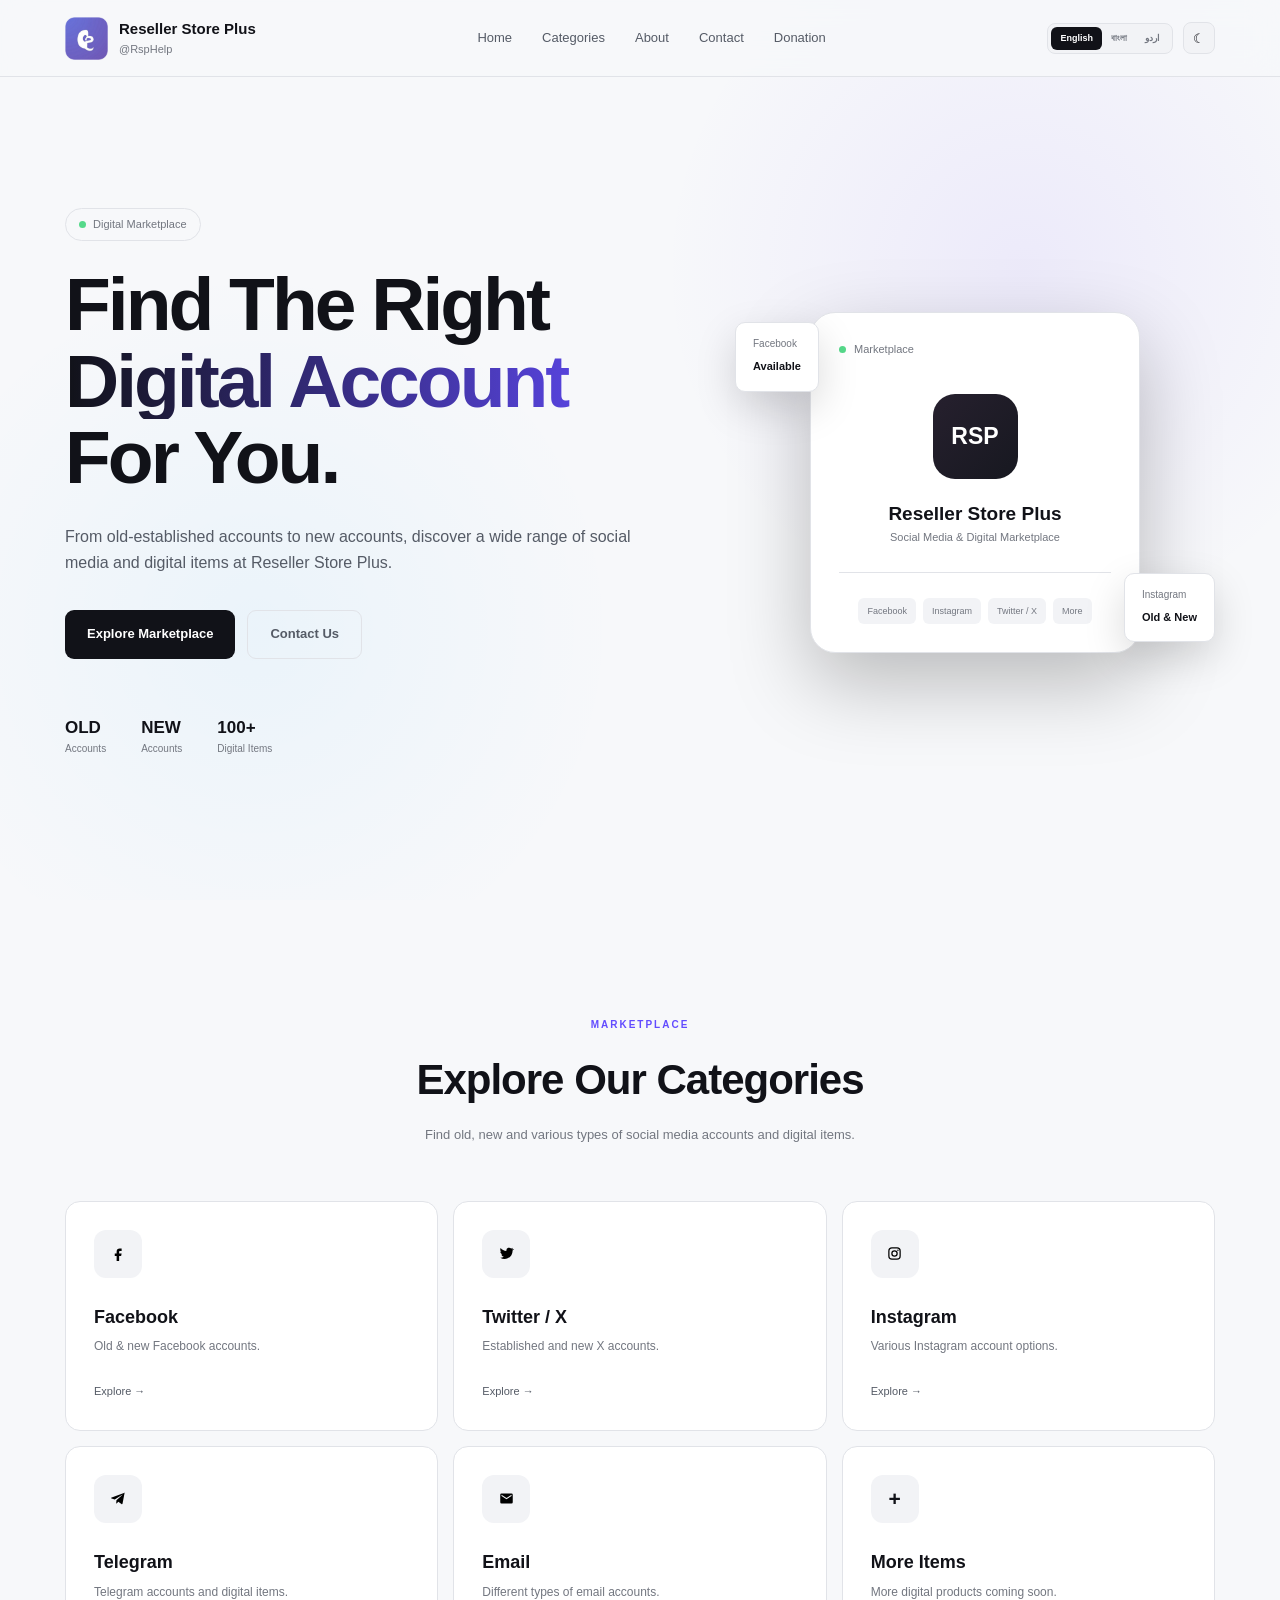
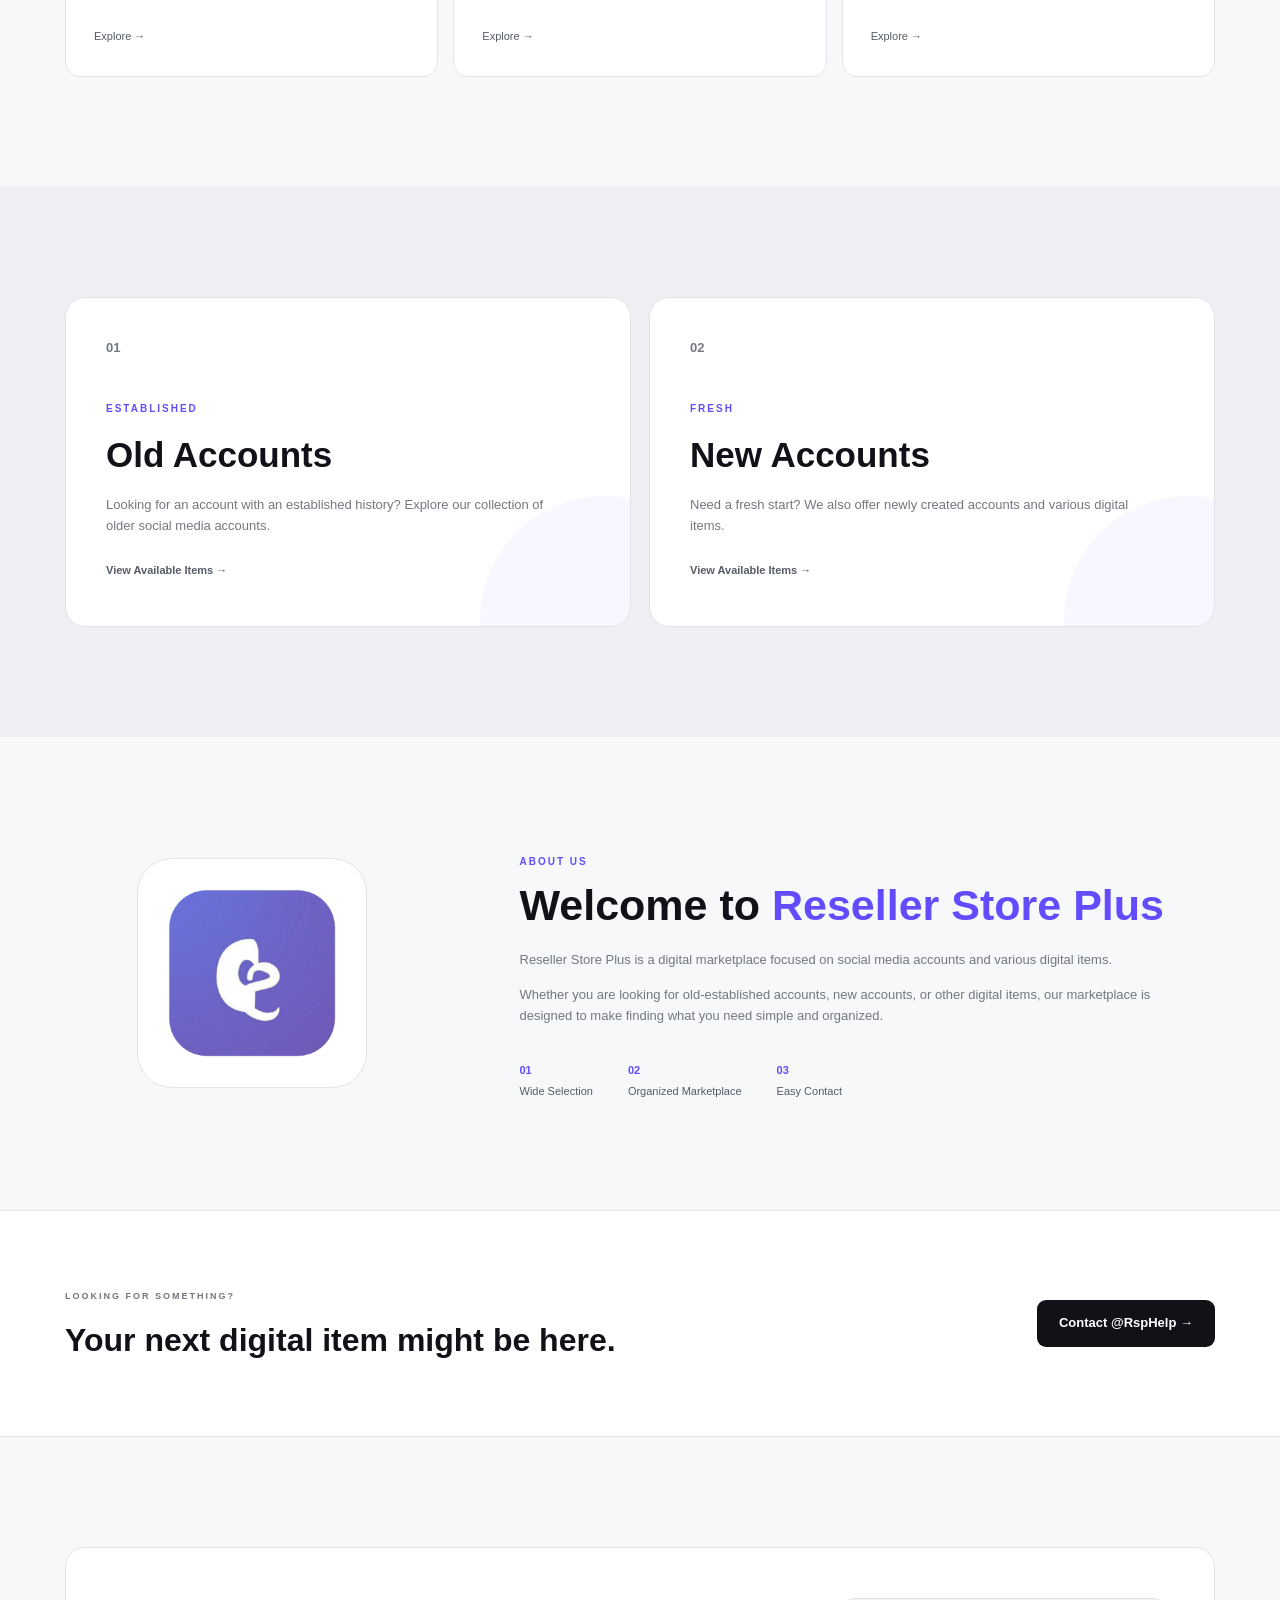
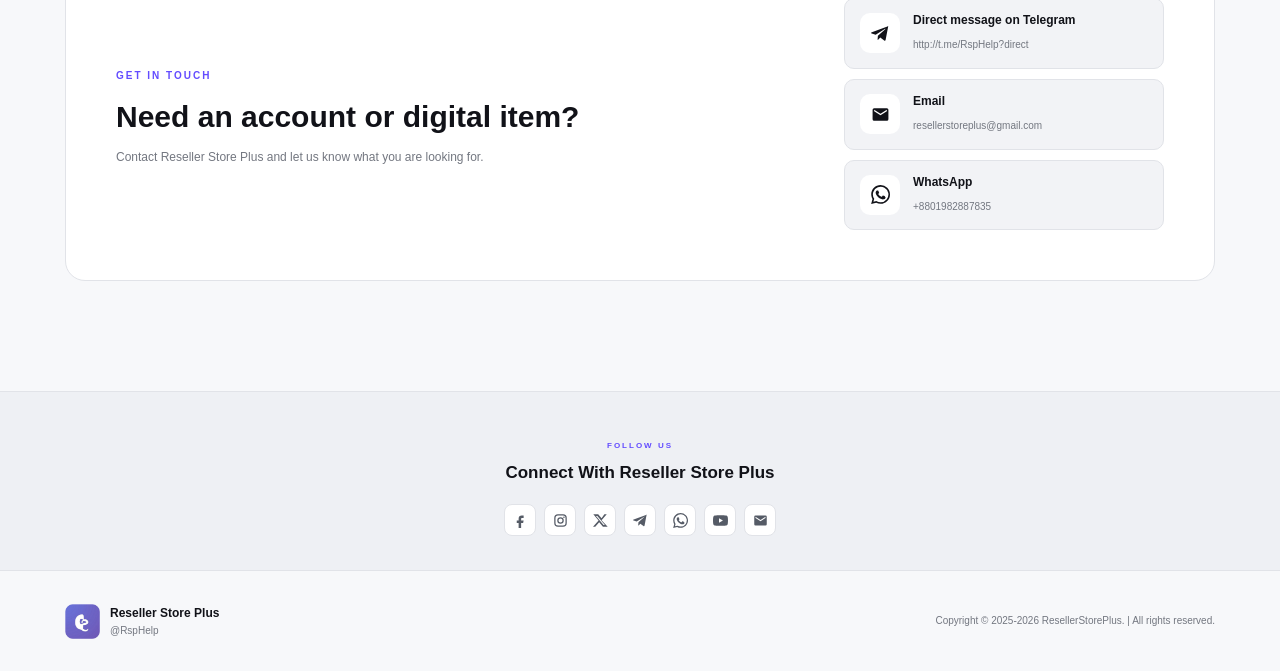
<file: index.html>
<!DOCTYPE html>
<html lang="en" dir="ltr">

<head>
    <meta charset="UTF-8">
    <meta name="viewport" content="width=device-width, initial-scale=1.0">

    <title>Reseller Store Plus | @RspHelp</title>

    <meta name="description"
        content="Reseller Store Plus - Social Media & Digital Marketplace">

    <link rel="stylesheet" href="style.css">
</head>

<body>

<!-- ================= HEADER ================= -->

<header class="header">

    <div class="container nav">

        <a href="#home" class="brand">

            <img src="assets/logo.png" alt="Reseller Store Plus Logo">

            <div class="brand-info">
                <span class="brand-name">
                    Reseller Store Plus
                </span>

                <span class="username">
                    @RspHelp
                </span>
            </div>

        </a>

        <nav class="menu" id="menu">

            <a href="#home" data-i18n="nav_home">
                Home
            </a>

            <a href="#categories" data-i18n="nav_categories">
                Categories
            </a>

            <a href="#about" data-i18n="nav_about">
                About
            </a>

            <a href="#contact" data-i18n="nav_contact">
                Contact
            </a>
            
            <a href="page/donation.html" data-i18n="nav_donation">
                Donation
            </a>

        </nav>

        <div class="nav-right">

            <div class="language-switcher">

                <button class="language-btn active" data-lang="en">
                    English
                </button>

                <button class="language-btn" data-lang="bn">
                    বাংলা
                </button>

                <button class="language-btn" data-lang="ur">
                    اردو
                </button>

            </div>

            <button class="theme-btn" id="themeBtn">
                <span id="themeIcon">☀</span>
            </button>

            <button class="menu-btn" id="menuBtn">
                ☰
            </button>

        </div>

    </div>

</header>


<!-- ================= HERO ================= -->

<section class="hero" id="home">

    <div class="container hero-content">

        <div class="hero-text">

            <div class="badge">

                <span class="status-dot"></span>

                <span data-i18n="badge">
                    Digital Marketplace
                </span>

            </div>

            <h1 data-i18n="hero_title">

                Find The Right
                <span>Digital Account</span>
                For You.

            </h1>

            <p data-i18n="hero_description">

                From old-established accounts to new accounts,
                discover a wide range of social media and digital
                items at Reseller Store Plus.

            </p>

            <div class="hero-buttons">

                <a href="#categories"
                   class="btn primary"
                   data-i18n="explore">

                    Explore Marketplace

                </a>

                <a href="#contact"
                   class="btn secondary"
                   data-i18n="contact_us">

                    Contact Us

                </a>

            </div>

            <div class="trust">

                <div>
                    <strong data-i18n="old">OLD</strong>
                    <span data-i18n="accounts">Accounts</span>
                </div>

                <div>
                    <strong data-i18n="new">NEW</strong>
                    <span data-i18n="accounts">Accounts</span>
                </div>

                <div>
                    <strong>100+</strong>
                    <span data-i18n="digital_items">
                        Digital Items
                    </span>
                </div>

            </div>

        </div>


        <div class="hero-card">

            <div class="floating-card card-one">

                <span>Facebook</span>

                <strong data-i18n="available">
                    Available
                </strong>

            </div>

            <div class="main-card">

                <div class="card-top">

                    <span class="online"></span>

                    <span data-i18n="marketplace">
                        Marketplace
                    </span>

                </div>

                <div class="social-icon">
                    RSP
                </div>

                <h3>
                    Reseller Store Plus
                </h3>

                <p data-i18n="marketplace_text">
                    Social Media & Digital Marketplace
                </p>

                <div class="card-line"></div>

                <div class="card-items">

                    <span>Facebook</span>
                    <span>Instagram</span>
                    <span>Twitter / X</span>

                    <span data-i18n="more">
                        More
                    </span>

                </div>

            </div>

            <div class="floating-card card-two">

                <span>Instagram</span>

                <strong data-i18n="old_new">
                    Old & New
                </strong>

            </div>

        </div>

    </div>

</section>


<!-- ================= CATEGORIES ================= -->

<section class="section categories" id="categories">

    <div class="container">

        <div class="section-heading">

            <span data-i18n="marketplace_title">
                MARKETPLACE
            </span>

            <h2 data-i18n="categories_title">
                Explore Our Categories
            </h2>

            <p data-i18n="categories_description">
                Find old, new and various types of social media
                accounts and digital items.
            </p>

        </div>


        <div class="category-grid">

            <div class="category-card">
                <div class="category-icon facebook">
                   <a title="Facebook">
                        <img src="assets/facebook-social-icon.svg" width="15" height="15">
                    </a>
                </div>
                <h3>Facebook</h3>
                <p data-i18n="facebook_desc">
                    Old & new Facebook accounts.
                </p>
                <span data-i18n="explore_arrow">
                    Explore →
                </span>
            </div>

            <div class="category-card">
                <div class="category-icon twitter">
                    <a title="Twitter">
                        <img src="assets/twitter-social-icon.svg" width="15" height="15">
                    </a>
                </div>
                <h3>Twitter / X</h3>
                <p data-i18n="twitter_desc">
                    Established and new X accounts.
                </p>
                <span data-i18n="explore_arrow">
                    Explore →
                </span>
            </div>

            <div class="category-card">
                <div class="category-icon instagram">
                    <a title="Instagram">
                        <img src="assets/instagram-social-icon.svg" width="15" height="15">
                    </a>
                </div>
                <h3>Instagram</h3>
                <p data-i18n="instagram_desc">
                    Various Instagram account options.
                </p>
                <span data-i18n="explore_arrow">
                    Explore →
                </span>
            </div>

            <div class="category-card">
                <div class="category-icon telegram">
                    <a title="Telegram">
                        <img src="assets/telegram-social-icon.svg" width="15" height="15">
                    </a>
                </div>
                <h3>Telegram</h3>
                <p data-i18n="telegram_desc">
                    Telegram accounts and digital items.
                </p>
                <span data-i18n="explore_arrow">
                    Explore →
                </span>
            </div>

            <div class="category-card">
                <div class="category-icon email">
                   <a title="Email">
                        <img src="assets/email-social-icon.svg" width="15" height="15">
                    </a>
                </div>
                <h3>Email</h3>
                <p data-i18n="email_desc">
                    Different types of email accounts.
                </p>
                <span data-i18n="explore_arrow">
                    Explore →
                </span>
            </div>

            <a href="product/more-items.html" class="category-link">
            <div href="product/more-items.html" 
                class="category-card">
                <div class="category-icon more">
                    +
                </div>
                <h3 data-i18n="more_items">
                    More Items
                </h3>
                <p data-i18n="more_desc">
                    More digital products coming soon.
                </p>
                <span data-i18n="explore_arrow">
                    Explore →
                </span>
            </div>
            </a>

        </div>

    </div>

</section>


<!-- ================= OLD / NEW ================= -->

<section class="section showcase">

    <div class="container showcase-grid">

        <div class="showcase-box">

            <div class="showcase-number">
                01
            </div>

            <span class="small-title" data-i18n="established">
                ESTABLISHED
            </span>

            <h2 data-i18n="old_accounts">
                Old Accounts
            </h2>

            <p data-i18n="old_accounts_desc">
                Looking for an account with an established
                history? Explore our collection of older
                social media accounts.
            </p>

            <a href="#contact" data-i18n="view_items">
                View Available Items →
            </a>

        </div>


        <div class="showcase-box">

            <div class="showcase-number">
                02
            </div>

            <span class="small-title" data-i18n="fresh">
                FRESH
            </span>

            <h2 data-i18n="new_accounts">
                New Accounts
            </h2>

            <p data-i18n="new_accounts_desc">
                Need a fresh start? We also offer newly
                created accounts and various digital items.
            </p>

            <a href="#contact" data-i18n="view_items">
                View Available Items →
            </a>

        </div>

    </div>

</section>


<!-- ================= ABOUT ================= -->

<section class="section about" id="about">

    <div class="container about-grid">

        <div class="about-logo">

            <img src="assets/logo.png"
                 alt="Reseller Store Plus">

        </div>


        <div class="about-text">

            <span class="small-title"
                  data-i18n="about_us">

                ABOUT US

            </span>

            <h2 data-i18n="about_title">

                Welcome to
                <span>Reseller Store Plus</span>

            </h2>

            <p data-i18n="about_text_1">

                Reseller Store Plus is a digital marketplace
                focused on social media accounts and various
                digital items.

            </p>

            <p data-i18n="about_text_2">

                Whether you are looking for old-established
                accounts, new accounts, or other digital items,
                our marketplace is designed to make finding
                what you need simple and organized.

            </p>

            <div class="features">

                <div>
                    <strong>01</strong>
                    <span data-i18n="wide_selection">
                        Wide Selection
                    </span>
                </div>

                <div>
                    <strong>02</strong>
                    <span data-i18n="organized">
                        Organized Marketplace
                    </span>
                </div>

                <div>
                    <strong>03</strong>
                    <span data-i18n="easy_contact">
                        Easy Contact
                    </span>
                </div>

            </div>

        </div>

    </div>

</section>


<!-- ================= CTA ================= -->

<section class="cta">

    <div class="container cta-content">

        <div>

            <span data-i18n="looking">
                LOOKING FOR SOMETHING?
            </span>

            <h2 data-i18n="cta_title">
                Your next digital item
                might be here.
            </h2>

        </div>

        <a href="#contact"
           class="btn primary"
           data-i18n="contact_rsp">

            Contact @RspHelp →

        </a>

    </div>

</section>


<!-- ================= CONTACT ================= -->

<section class="section contact" id="contact">

    <div class="container contact-box">

        <div class="contact-info">

            <span class="small-title"
                  data-i18n="get_touch">

                GET IN TOUCH

            </span>

            <h2 data-i18n="contact_title">
                Need an account or digital item?
            </h2>

            <p data-i18n="contact_description">
                Contact Reseller Store Plus and let us know
                what you are looking for.
            </p>

        </div>


        <div class="contact-methods">

            <!-- TELEGRAM Direct MSJ-->

            <a href="http://t.me/RspHelp?direct"
               target="_blank"
               class="contact-method">

                <div class="contact-method-icon telegram-icon">

                    <svg viewBox="0 0 24 24" aria-hidden="true">
                        <path d="M21.7 3.2 18.5 20c-.2 1.2-.9 1.5-1.8.9l-5-3.7-2.4 2.3c-.3.3-.5.5-1 .5l.4-5.1 9.3-8.4c.4-.4-.1-.6-.6-.2L5.9 13.6.9 12c-1.1-.3-1.1-1 .2-1.5L20.7 3c.9-.3 1.7.2 1 0.2z"/>
                    </svg>

                </div>

                <div>

                    <strong>Direct message on Telegram</strong>

                    <span>http://t.me/RspHelp?direct</span>

                </div>

            </a>


            <!-- EMAIL -->

            <a href="mailto:resellerstoreplus@gmail.com"
               class="contact-method">

                <div class="contact-method-icon email-icon">

                    <svg viewBox="0 0 24 24" aria-hidden="true">
                        <path d="M20 4H4a2 2 0 0 0-2 2v12a2 2 0 0 0 2 2h16a2 2 0 0 0 2-2V6a2 2 0 0 0-2-2Zm0 4-8 5-8-5V6l8 5 8-5v2Z"/>
                    </svg>

                </div>

                <div>

                    <strong>Email</strong>

                    <span>resellerstoreplus@gmail.com</span>

                </div>

            </a>


            <!-- WHATSAPP -->

            <a href="https://wa.me/+8801982887835"
               target="_blank"
               class="contact-method">

                <div class="contact-method-icon whatsapp-icon">

                    <svg viewBox="0 0 24 24" aria-hidden="true">
                        <path d="M20.5 3.5A11.8 11.8 0 0 0 12.1 0C5.6 0 .3 5.3.3 11.8c0 2.1.6 4.2 1.6 6L.2 24l6.4-1.7a11.8 11.8 0 0 0 5.5 1.4h.1c6.5 0 11.8-5.3 11.8-11.8 0-3.2-1.2-6.2-3.5-8.4ZM12.1 21.7c-1.7 0-3.4-.5-4.9-1.3l-.3-.2-3.8 1 1-3.7-.2-.4a9.8 9.8 0 1 1 8.2 4.6Zm5.4-7.4c-.3-.2-1.8-.9-2.1-1-.3-.1-.5-.2-.7.2-.2.3-.8 1-.9 1.2-.2.2-.3.2-.6.1-1.7-.8-2.8-1.4-3.9-3.2-.3-.5.3-.4.9-1.4.1-.2.1-.4 0-.6-.1-.2-.7-1.7-1-2.3-.3-.6-.5-.5-.7-.5h-.6c-.2 0-.6.1-.9.4-.3.3-1.1 1-1.1 2.5s1.1 2.9 1.2 3.1c.1.2 2.1 3.3 5.2 4.6 1.9.8 2.7.9 3.7.7.6-.1 1.8-.7 2.1-1.4.3-.7.3-1.3.2-1.4-.1-.2-.3-.2-.6-.4Z"/>
                    </svg>

                </div>

                <div>

                    <strong>WhatsApp</strong>

                    <span>+8801982887835</span>

                </div>

            </a>

        </div>

    </div>

</section>


<!-- ================= SOCIAL ICONS ================= -->

<section class="social-section">

    <div class="container">

        <div class="social-heading">

            <span data-i18n="follow_us">
                FOLLOW US
            </span>

            <h3 data-i18n="social_title">
                Connect With Reseller Store Plus
            </h3>

        </div>


        <div class="social-icons">


            <!-- FACEBOOK -->

            <a href="https://facebook.com/RspHelp/"
               class="social-icon-link facebook-social"
               aria-label="Facebook"
               title="Facebook">

                <svg viewBox="0 0 24 24">
                    <path d="M14 8h3V4h-3c-3.3 0-5 1.9-5 5v3H6v4h3v8h4v-8h3.2l.8-4H13V9c0-.7.3-1 1-1Z"/>
                </svg>

            </a>


            <!-- INSTAGRAM -->

            <a href="https://instagram.com/RspHelp/"
               class="social-icon-link instagram-social"
               aria-label="Instagram"
               title="Instagram">

                <svg viewBox="0 0 24 24">
                    <rect x="3" y="3" width="18" height="18" rx="5" fill="none" stroke="currentColor" stroke-width="2"/>
                    <circle cx="12" cy="12" r="4.2" fill="none" stroke="currentColor" stroke-width="2"/>
                    <circle cx="17.5" cy="6.7" r="1.2"/>
                </svg>

            </a>


            <!-- X -->

            <a href="https://twitter.com/RspHelp/"
               class="social-icon-link x-social"
               aria-label="X"
               title="X">

                <svg viewBox="0 0 24 24">
                    <path d="M18.2 2H22l-8.3 9.5L23.5 22h-7.6l-6-7.2L3.6 22H0l8.9-10.2L.5 2h7.8l5.4 6.4L18.2 2Zm-1.3 17.3h2.1L6.9 4.6H4.7l12.2 14.7Z"/>
                </svg>

            </a>


            <!-- TELEGRAM Masg -->

            <a href="http://t.me/RspHelp"
               target="_blank"
               class="social-icon-link telegram-social"
               aria-label="Telegram"
               title="Telegram">

                <svg viewBox="0 0 24 24">
                    <path d="M21.7 3.2 18.5 20c-.2 1.2-.9 1.5-1.8.9l-5-3.7-2.4 2.3c-.3.3-.5.5-1 .5l.4-5.1 9.3-8.4c.4-.4-.1-.6-.6-.2L5.9 13.6.9 12c-1.1-.3-1.1-1 .2-1.5L20.7 3c.9-.3 1.7.2 1 0.2z"/>
                </svg>

            </a>


            <!-- WHATSAPP COMMUNITY-->

            <a href="https://chat.whatsapp.com/K3xnKyHU8zL4MCndGLjWRL"
               target="_blank"
               class="social-icon-link whatsapp-social"
               aria-label="WhatsApp"
               title="WhatsApp">

                <svg viewBox="0 0 24 24">
                    <path d="M20.5 3.5A11.8 11.8 0 0 0 12.1 0C5.6 0 .3 5.3.3 11.8c0 2.1.6 4.2 1.6 6L.2 24l6.4-1.7a11.8 11.8 0 0 0 5.5 1.4h.1c6.5 0 11.8-5.3 11.8-11.8 0-3.2-1.2-6.2-3.5-8.4ZM12.1 21.7c-1.7 0-3.4-.5-4.9-1.3l-.3-.2-3.8 1 1-3.7-.2-.4a9.8 9.8 0 1 1 8.2 4.6Zm5.4-7.4c-.3-.2-1.8-.9-2.1-1-.3-.1-.5-.2-.7.2-.2.3-.8 1-.9 1.2-.2.2-.3.2-.6.1-1.7-.8-2.8-1.4-3.9-3.2-.3-.5.3-.4.9-1.4.1-.2.1-.4 0-.6-.1-.2-.7-1.7-1-2.3-.3-.6-.5-.5-.7-.5h-.6c-.2 0-.6.1-.9.4-.3.3-1.1 1-1.1 2.5s1.1 2.9 1.2 3.1c.1.2 2.1 3.3 5.2 4.6 1.9.8 2.7.9 3.7.7.6-.1 1.8-.7 2.1-1.4.3-.7.3-1.3.2-1.4-.1-.2-.3-.2-.6-.4Z"/>
                </svg>

            </a>


            <!-- YOUTUBE -->

            <a href="https://youtube.com/@ResellerStorePlus"
               class="social-icon-link youtube-social"
               aria-label="YouTube"
               title="YouTube">

                <svg viewBox="0 0 24 24">
                    <path d="M23.5 6.2a3 3 0 0 0-2.1-2.1C19.5 3.5 12 3.5 12 3.5s-7.5 0-9.4.6A3 3 0 0 0 .5 6.2C0 8.1 0 12 0 12s0 3.9.5 5.8a3 3 0 0 0 2.1 2.1c1.9.6 9.4.6 9.4.6s7.5 0 9.4-.6a3 3 0 0 0 2.1-2.1c.5-1.9.5-5.8.5-5.8s0-3.9-.5-5.8ZM9.6 15.6V8.4l6.3 3.6-6.3 3.6Z"/>
                </svg>

            </a>


            <!-- EMAIL -->
            <a href="mailto:resellerstoreplus@gmail.com"
               class="social-icon-link email-social"
               aria-label="Email"
               title="Email">

                <svg viewBox="0 0 24 24">
                    <path d="M20 4H4a2 2 0 0 0-2 2v12a2 2 0 0 0 2 2h16a2 2 0 0 0 2-2V6a2 2 0 0 0-2-2Zm0 4-8 5-8-5V6l8 5 8-5v2Z"/>
                </svg>

            </a>

        </div>

    </div>

</section>


<!-- ================= FOOTER ================= -->

<footer>

    <div class="container footer">

        <div class="footer-brand">

            <img src="assets/logo.png"
                 alt="RSP Logo">

            <div>

                <strong>
                    Reseller Store Plus
                </strong>
                <span>@RspHelp</span>

            </div>

        </div>


        <p>

            Copyright © 2025-<span id="year"></span>
            ResellerStorePlus. |
            <span data-i18n="rights">
                All rights reserved.
            </span>

        </p>

    </div>

</footer>


<script src="script.js"></script>

</body>
</html>
</file>
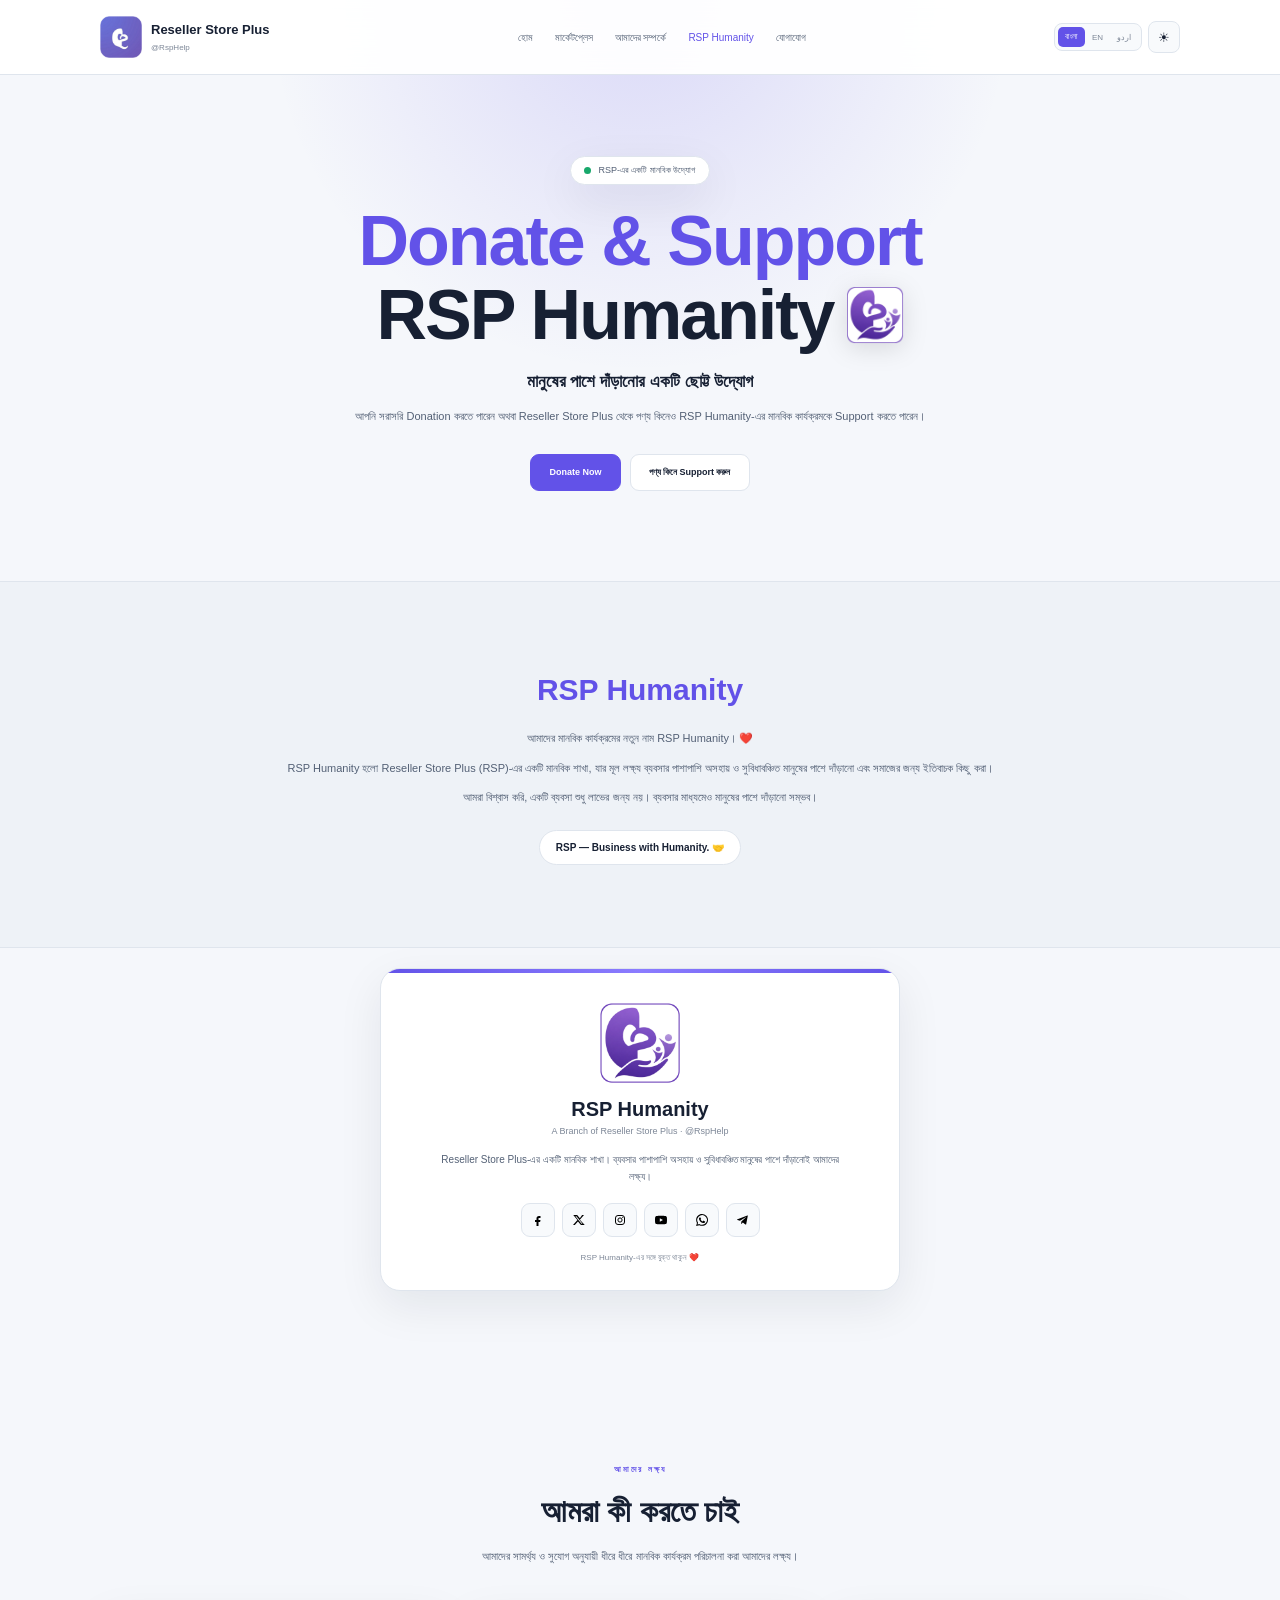
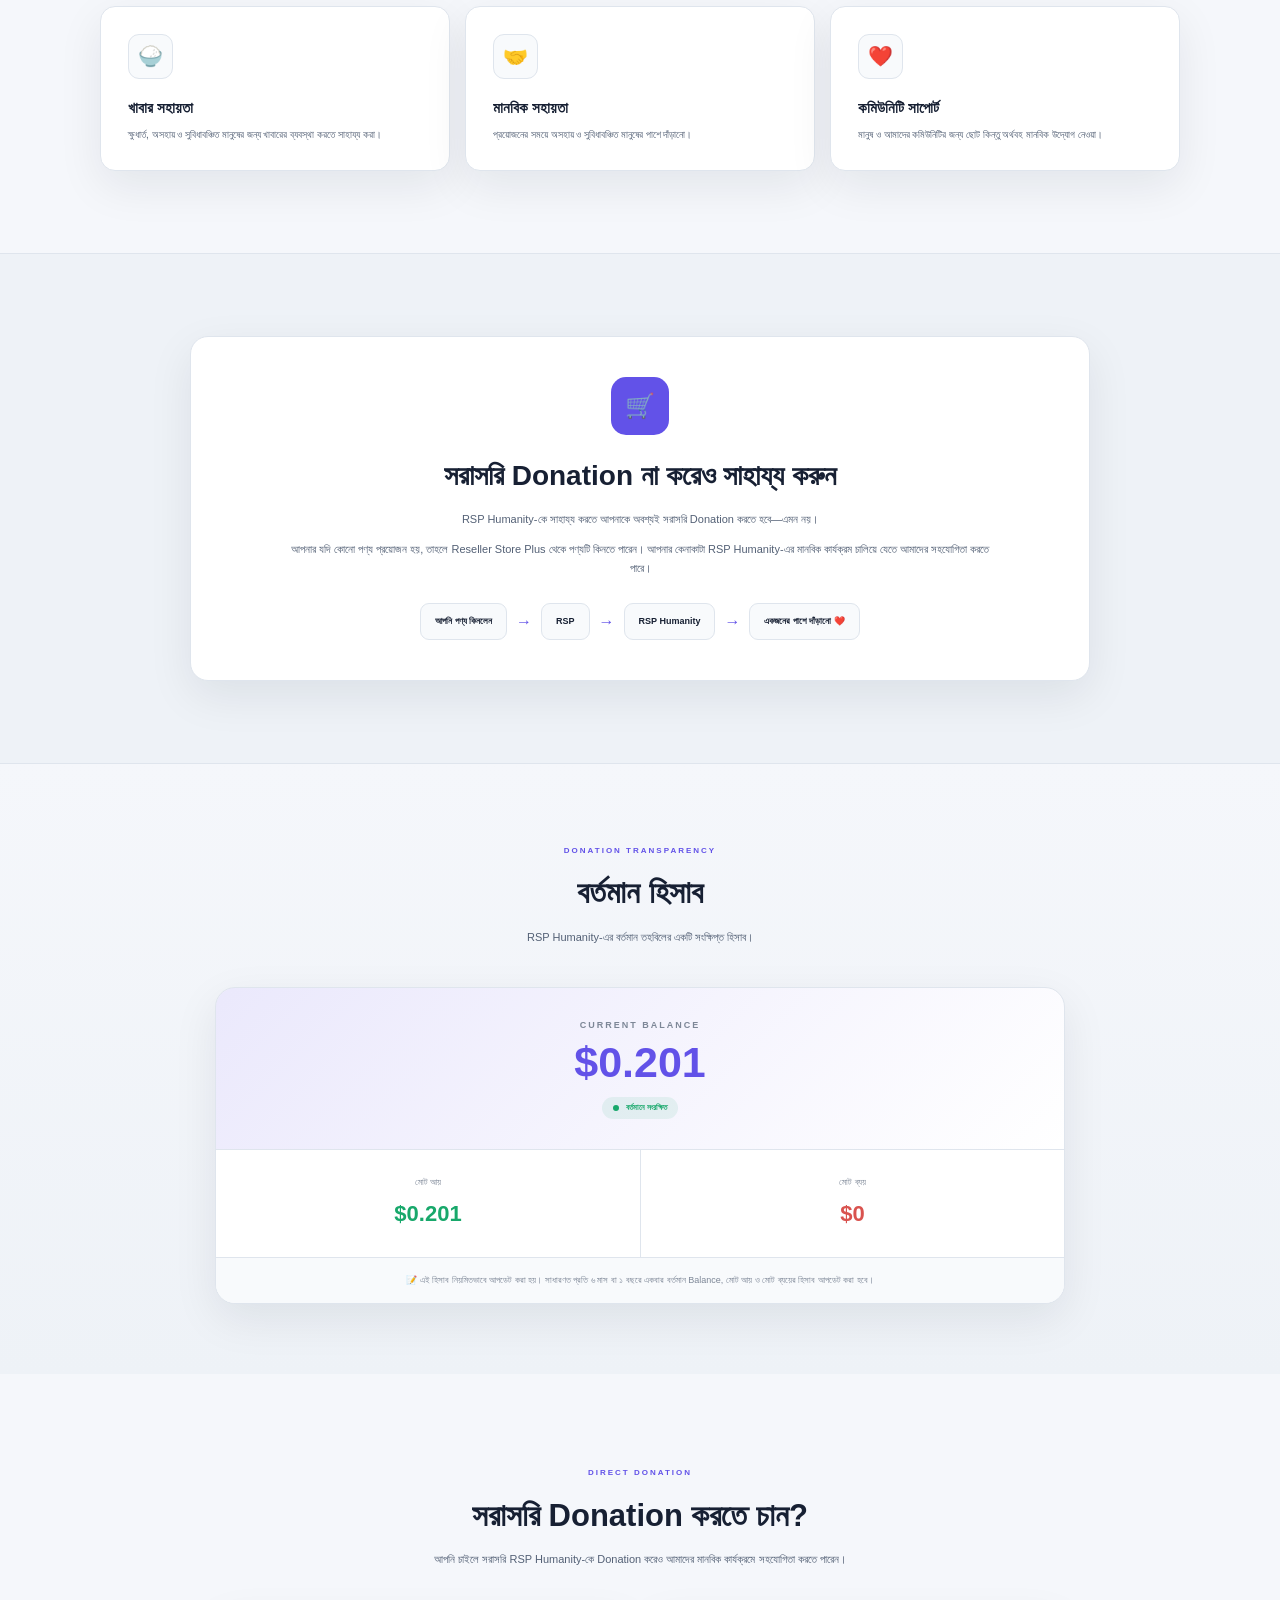
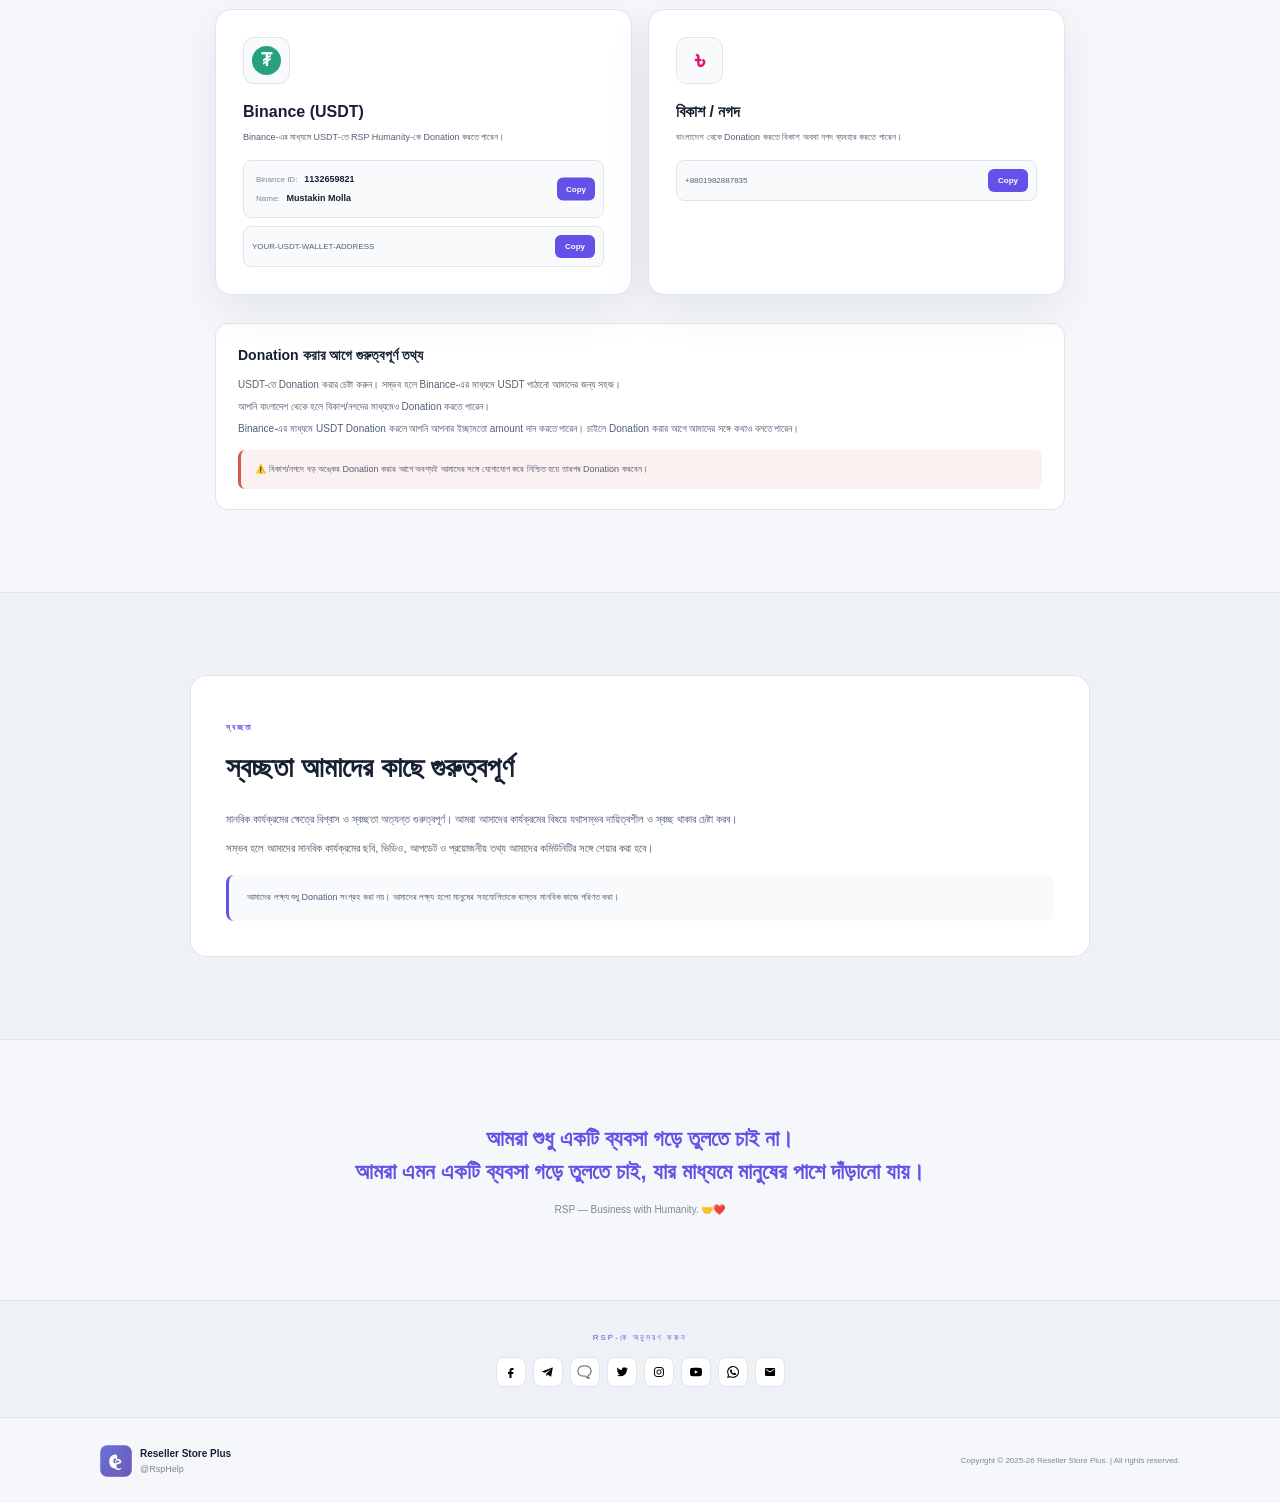
<file: page/donation.html>
<!DOCTYPE html>
<html lang="bn">

<head>

<meta charset="UTF-8">

<meta name="viewport"
content="width=device-width, initial-scale=1.0">

<title>Donate & Support RSP Humanity</title>

<style>

/* =====================================================
   RESET
===================================================== */

*{
    margin:0;
    padding:0;
    box-sizing:border-box;
}

html{
    scroll-behavior:smooth;
}

:root{

    --bg:#f5f7fb;
    --bg2:#eef2f7;

    --card:#ffffff;
    --card2:#f8fafc;

    --text:#172033;
    --text2:#536075;
    --muted:#7d8797;

    --border:#dfe5ed;

    --accent:#6252e8;
    --accent2:#5143d8;

    --green:#18a86b;

    --danger:#d9534f;

    --shadow:
    0 15px 45px rgba(15,23,42,.08);
}


/* =====================================================
   DARK THEME
===================================================== */

body.dark{

    --bg:#101722;
    --bg2:#151e2c;

    --card:#1b2636;
    --card2:#202c3e;

    --text:#f5f7fb;
    --text2:#c4cedc;
    --muted:#929eaf;

    --border:#344256;

    --accent:#8b7cff;
    --accent2:#7767ff;

    --green:#45d58a;

    --danger:#ff7672;

    --shadow:
    0 15px 45px rgba(0,0,0,.28);
}


/* =====================================================
   BODY
===================================================== */

body{

    font-family:
    Arial,
    "Noto Sans Bengali",
    sans-serif;

    background:var(--bg);

    color:var(--text);

    line-height:1.7;

    transition:
    background .25s,
    color .25s;
}

body.rtl{

    direction:rtl;

    font-family:
    Arial,
    "Noto Naskh Arabic",
    "Noto Nastaliq Urdu",
    sans-serif;
}

a{
    color:inherit;
    text-decoration:none;
}

.container{

    width:min(1080px,92%);

    margin:auto;
}


/* =====================================================
   HEADER
===================================================== */

header{

    position:fixed;

    top:0;
    left:0;

    width:100%;

    z-index:1000;

    background:rgba(255,255,255,.94);

    border-bottom:
    1px solid var(--border);

    backdrop-filter:blur(18px);
}

body.dark header{

    background:rgba(16,23,34,.94);
}

.nav{

    min-height:74px;

    display:flex;

    align-items:center;

    justify-content:space-between;

    gap:15px;
}


/* BRAND */

.brand{

    display:flex;

    align-items:center;

    gap:9px;

    flex-shrink:0;
}

.brand img{

    width:42px;
    height:42px;

    object-fit:contain;
}

.brand-name{

    display:block;

    font-size:13px;

    font-weight:800;
}

.brand-user{

    display:block;

    color:var(--muted);

    font-size:8px;
}


/* MENU */

.menu{

    display:flex;

    align-items:center;

    gap:22px;
}

.menu a{

    color:var(--text2);

    font-size:10px;

    transition:.2s;
}

.menu a:hover,
.menu a.active{

    color:var(--accent);
}


/* NAV RIGHT */

.nav-right{

    display:flex;

    align-items:center;

    gap:6px;
}


/* LANGUAGE */

.languages{

    display:flex;

    padding:3px;

    border:
    1px solid var(--border);

    background:var(--card2);

    border-radius:8px;
}

.lang{

    border:0;

    background:transparent;

    color:var(--muted);

    cursor:pointer;

    font-size:8px;

    padding:5px 7px;

    border-radius:5px;
}

.lang.active{

    background:var(--accent);

    color:#fff;
}


/* THEME */

.theme-btn,
.mobile-btn{

    width:32px;
    height:32px;

    border:
    1px solid var(--border);

    border-radius:8px;

    background:var(--card2);

    color:var(--text);

    cursor:pointer;
}

.mobile-btn{
    display:none;
}


/* =====================================================
   HERO
===================================================== */

.hero{

    padding:155px 0 90px;

    text-align:center;

    background:
    radial-gradient(
        circle at 50% 0,
        rgba(98,82,232,.18),
        transparent 43%
    );
}

.hero-badge{

    display:inline-flex;

    align-items:center;

    gap:7px;

    padding:6px 13px;

    border:
    1px solid var(--border);

    background:var(--card);

    border-radius:30px;

    color:var(--text2);

    font-size:9px;

    margin-bottom:20px;

    box-shadow:var(--shadow);
}

.dot{

    width:7px;
    height:7px;

    background:var(--green);

    border-radius:50%;
}

.hero h1{

    font-size:
    clamp(38px,7vw,70px);

    line-height:1.05;

    letter-spacing:-2px;
}

.hero h1 .purple{

    color:var(--accent);
}

.humanity-title{

    display:inline-flex;

    align-items:center;

    justify-content:center;

    gap:12px;
}


/* =====================================================
   RSP HUMANITY HERO LOGO
===================================================== */

.hero-logo-link{

    display:inline-flex;

    position:relative;

    cursor:pointer;

    border-radius:50%;

    outline:none;

    transition:
    transform .3s ease,
    filter .3s ease;
}

.hero-humanity-logo{

    width:58px;
    height:58px;

    object-fit:contain;

    display:block;

    filter:
    drop-shadow(
        0 5px 12px rgba(0,0,0,.12)
    );

    transition:
    transform .35s ease,
    filter .35s ease;
}


/* GLOW */

.hero-logo-link::before{

    content:"";

    position:absolute;

    inset:-7px;

    border-radius:50%;

    border:
    2px solid transparent;

    transition:
    border-color .3s ease,
    box-shadow .3s ease;
}


/* HOVER EFFECT */

.hero-logo-link:hover{

    transform:
    translateY(-4px)
    scale(1.05);
}

.hero-logo-link:hover
.hero-humanity-logo{

    transform:
    rotate(-5deg)
    scale(1.08);

    filter:
    drop-shadow(
        0 8px 20px rgba(98,82,232,.35)
    );
}

.hero-logo-link:hover::before{

    border-color:
    rgba(98,82,232,.35);

    box-shadow:
    0 0 0 7px rgba(98,82,232,.06),
    0 0 25px rgba(98,82,232,.18);
}


/* CLICK EFFECT */

.hero-logo-link:active{

    transform:
    scale(.92);
}


/* =====================================================
   LOGO LIGHTBOX
===================================================== */

.logo-lightbox{

    position:fixed;

    inset:0;

    z-index:3000;

    display:none;

    align-items:center;

    justify-content:center;

    padding:25px;

    background:
    rgba(0,0,0,.78);

    backdrop-filter:
    blur(8px);
}

.logo-lightbox.show{

    display:flex;
}

.logo-lightbox img{

    width:min(330px,75vw);

    height:min(330px,75vw);

    object-fit:contain;

    animation:
    logoPop .35s ease;
}

@keyframes logoPop{

    from{
        opacity:0;
        transform:scale(.65) rotate(-8deg);
    }

    to{
        opacity:1;
        transform:scale(1) rotate(0);
    }
}

.logo-close{

    position:absolute;

    top:20px;
    right:25px;

    width:38px;
    height:38px;

    border:0;

    border-radius:50%;

    background:
    rgba(255,255,255,.12);

    color:#fff;

    font-size:20px;

    cursor:pointer;
}


/* =====================================================
   HERO TEXT
===================================================== */

.hero-subtitle{

    margin:16px auto 0;

    font-size:17px;

    font-weight:700;
}

.hero-description{

    max-width:670px;

    margin:10px auto 0;

    color:var(--text2);

    font-size:11px;
}

.hero-buttons{

    margin-top:28px;

    display:flex;

    justify-content:center;

    gap:9px;

    flex-wrap:wrap;
}

.hero-btn{

    padding:10px 18px;

    border-radius:9px;

    font-size:9px;

    font-weight:bold;

    border:
    1px solid var(--border);
}

.hero-btn.primary{

    background:var(--accent);

    color:#fff;

    border-color:var(--accent);
}

.hero-btn.secondary{

    background:var(--card);

    color:var(--text);
}


/* =====================================================
   COMMON
===================================================== */

section{
    padding:82px 0;
}

.section-head{

    text-align:center;

    margin-bottom:40px;
}

.section-head small{

    color:var(--accent);

    font-size:8px;

    letter-spacing:2px;

    font-weight:bold;
}

.section-head h2{

    font-size:31px;

    margin-top:6px;
}

.section-head p{

    max-width:650px;

    margin:8px auto 0;

    color:var(--text2);

    font-size:11px;
}


/* =====================================================
   INTRO
===================================================== */

.intro{

    background:var(--bg2);

    border-top:
    1px solid var(--border);

    border-bottom:
    1px solid var(--border);
}

.intro-box{

    max-width:850px;

    margin:auto;

    text-align:center;
}

.intro-box h2{

    font-size:30px;

    margin-bottom:14px;
}

.intro-box h2 span{

    color:var(--accent);
}

.intro-box p{

    color:var(--text2);

    font-size:11px;

    margin-bottom:11px;
}

.tagline{

    display:inline-block;

    margin-top:12px;

    padding:8px 16px;

    border:
    1px solid var(--border);

    background:var(--card);

    border-radius:30px;

    font-size:10px;

    font-weight:bold;
}


/* =====================================================
   RSP HUMANITY PROFILE
===================================================== */

.humanity-profile-section{

    padding:20px 0 80px;
}

.humanity-profile-card{

    width:min(520px,100%);

    margin:auto;

    padding:30px 25px 25px;

    text-align:center;

    background:var(--card);

    border:
    1px solid var(--border);

    border-radius:20px;

    box-shadow:var(--shadow);

    position:relative;

    overflow:hidden;
}

.humanity-profile-card::before{

    content:"";

    position:absolute;

    top:0;
    left:0;

    width:100%;

    height:4px;

    background:
    linear-gradient(
        90deg,
        var(--accent),
        #8b7cff,
        var(--accent)
    );
}

.humanity-profile-logo{

    width:82px;
    height:82px;

    object-fit:contain;

    margin:3px auto 13px;

    display:block;
}

.humanity-profile-name{

    font-size:20px;

    font-weight:800;

    line-height:1.2;
}

.humanity-profile-username{

    display:block;

    margin-top:3px;

    color:var(--muted);

    font-size:9px;
}

.humanity-profile-description{

    max-width:400px;

    margin:12px auto 18px;

    color:var(--text2);

    font-size:10px;

    line-height:1.7;
}

.humanity-social{

    display:flex;

    justify-content:center;

    align-items:center;

    gap:7px;

    flex-wrap:wrap;
}

.humanity-social a{

    width:34px;
    height:34px;

    display:flex;

    align-items:center;
    justify-content:center;

    border-radius:9px;

    background:var(--card2);

    border:
    1px solid var(--border);

    color:var(--text2);

    font-size:12px;

    font-weight:bold;

    transition:.2s;
}

.humanity-social a:hover{

    transform:translateY(-3px);

    color:var(--accent);

    border-color:var(--accent);
}

.humanity-follow{

    margin-top:14px;

    color:var(--muted);

    font-size:8px;
}


/* =====================================================
   MISSION
===================================================== */

.mission-grid{

    display:grid;

    grid-template-columns:
    repeat(3,1fr);

    gap:15px;
}

.mission-card{

    background:var(--card);

    border:
    1px solid var(--border);

    border-radius:15px;

    padding:27px;

    box-shadow:var(--shadow);

    transition:.25s;
}

.mission-card:hover{

    transform:translateY(-4px);

    border-color:var(--accent);
}

.mission-icon{

    width:45px;
    height:45px;

    display:flex;

    align-items:center;
    justify-content:center;

    background:var(--card2);

    border:
    1px solid var(--border);

    border-radius:11px;

    font-size:20px;

    margin-bottom:16px;
}

.mission-card h3{

    font-size:15px;

    margin-bottom:6px;
}

.mission-card p{

    color:var(--text2);

    font-size:10px;
}


/* =====================================================
   SHOP SUPPORT
===================================================== */

.shop{

    background:var(--bg2);

    border-top:
    1px solid var(--border);

    border-bottom:
    1px solid var(--border);
}

.shop-box{

    max-width:900px;

    margin:auto;

    background:var(--card);

    border:
    1px solid var(--border);

    border-radius:18px;

    padding:40px;

    box-shadow:var(--shadow);

    text-align:center;
}

.shop-icon{

    width:58px;
    height:58px;

    margin:0 auto 17px;

    display:flex;

    align-items:center;
    justify-content:center;

    border-radius:15px;

    background:var(--accent);

    color:#fff;

    font-size:24px;
}

.shop-box h2{

    font-size:28px;

    margin-bottom:10px;
}

.shop-box p{

    color:var(--text2);

    font-size:11px;

    max-width:700px;

    margin:0 auto 12px;
}

.flow{

    margin:25px auto 0;

    display:flex;

    justify-content:center;

    align-items:center;

    gap:9px;

    flex-wrap:wrap;
}

.flow-item{

    padding:10px 14px;

    background:var(--card2);

    border:
    1px solid var(--border);

    border-radius:9px;

    font-size:9px;

    font-weight:bold;
}

.arrow{

    color:var(--accent);

    font-weight:bold;
}


/* =====================================================
   CURRENT BALANCE
===================================================== */

.balance-section{

    padding:70px 0;

    background:
    linear-gradient(
        180deg,
        var(--bg),
        var(--bg2)
    );
}

.balance-card{

    max-width:850px;

    margin:auto;

    background:var(--card);

    border:
    1px solid var(--border);

    border-radius:20px;

    overflow:hidden;

    box-shadow:var(--shadow);
}

.balance-top{

    padding:30px;

    text-align:center;

    background:
    linear-gradient(
        135deg,
        rgba(98,82,232,.13),
        transparent
    );

    border-bottom:
    1px solid var(--border);
}

.balance-label{

    color:var(--muted);

    font-size:9px;

    letter-spacing:2px;

    font-weight:bold;
}

.balance-number{

    margin-top:4px;

    font-size:43px;

    font-weight:900;

    color:var(--accent);

    line-height:1.2;
}


/* FIXED STATUS */

.balance-status{

    display:inline-flex;

    align-items:center;

    justify-content:center;

    gap:7px;

    margin-top:9px;

    padding:6px 11px;

    border-radius:20px;

    background:rgba(24,168,107,.09);

    color:var(--green);

    font-size:8px;

    font-weight:bold;

    line-height:1.2;
}

.balance-status .status-dot{

    display:block;

    width:6px;
    height:6px;

    min-width:6px;

    background:var(--green);

    border-radius:50%;
}

.balance-status .status-text{

    display:block;

    color:var(--green);

    white-space:nowrap;
}


.balance-stats{

    display:grid;

    grid-template-columns:
    repeat(2,1fr);
}

.balance-stat{

    padding:25px;

    text-align:center;
}

.balance-stat + .balance-stat{

    border-left:
    1px solid var(--border);
}

body.rtl .balance-stat + .balance-stat{

    border-left:0;

    border-right:
    1px solid var(--border);
}

.balance-stat-label{

    display:block;

    color:var(--muted);

    font-size:9px;

    margin-bottom:4px;
}

.balance-stat-value{

    font-size:22px;

    font-weight:800;
}

.balance-income{

    color:var(--green);
}

.balance-expense{

    color:var(--danger);
}

.balance-note{

    padding:15px 22px;

    border-top:
    1px solid var(--border);

    background:var(--card2);

    text-align:center;

    color:var(--muted);

    font-size:9px;
}


/* =====================================================
   DONATION
===================================================== */

.donation{

    text-align:center;
}

.donation-grid{

    display:grid;

    grid-template-columns:
    repeat(2,1fr);

    gap:16px;

    max-width:850px;

    margin:auto;
}

.donation-card{

    text-align:left;

    background:var(--card);

    border:
    1px solid var(--border);

    border-radius:16px;

    padding:27px;

    box-shadow:var(--shadow);
}

body.rtl .donation-card{
    text-align:right;
}

.donation-icon{

    width:47px;
    height:47px;

    display:flex;

    align-items:center;
    justify-content:center;

    background:var(--card2);

    border:
    1px solid var(--border);

    border-radius:11px;

    margin-bottom:14px;
}


/* USDT */

.usdt-logo{

    width:29px;
    height:29px;

    border-radius:50%;

    background:#26a17b;

    color:#fff;

    display:flex;

    align-items:center;
    justify-content:center;

    font-weight:bold;

    font-size:18px;

    font-family:Arial,sans-serif;
}


/* BKASH */

.bkash-logo{

    color:#e2136e;

    font-size:26px;

    font-weight:900;

    line-height:1;
}


/* DONATION CARD */

.donation-card h3{

    font-size:16px;

    margin-bottom:3px;
}

.donation-card p{

    color:var(--text2);

    font-size:9px;

    margin:5px 0 15px;
}


/* =====================================================
   BINANCE INFO
===================================================== */

.binance-info{

    position:relative;

    padding:
    11px 58px 11px 12px;

    background:var(--card2);

    border:
    1px solid var(--border);

    border-radius:8px;

    margin-bottom:8px;

    text-align:left;
}

body.rtl .binance-info{

    padding:
    11px 12px 11px 58px;

    text-align:right;
}

.binance-line{

    display:flex;

    align-items:center;

    gap:7px;

    line-height:1.7;
}

.binance-line + .binance-line{

    margin-top:3px;
}

.binance-label{

    color:var(--muted);

    font-size:8px;

    white-space:nowrap;
}

.binance-value{

    color:var(--text);

    font-size:9px;

    font-weight:700;

    overflow:hidden;

    text-overflow:ellipsis;

    white-space:nowrap;
}

.binance-copy{

    position:absolute;

    top:50%;
    right:8px;

    transform:translateY(-50%);

    border:0;

    background:var(--accent);

    color:#fff;

    padding:7px 9px;

    border-radius:6px;

    cursor:pointer;

    font-size:8px;

    font-weight:bold;
}

body.rtl .binance-copy{

    right:auto;
    left:8px;
}

.binance-copy.copied{

    background:var(--green);
}


/* =====================================================
   ADDRESS
===================================================== */

.address-box{

    display:flex;

    align-items:center;

    gap:7px;

    padding:8px;

    background:var(--card2);

    border:
    1px solid var(--border);

    border-radius:8px;
}

.address{

    flex:1;

    min-width:0;

    overflow:hidden;

    white-space:nowrap;

    text-overflow:ellipsis;

    color:var(--text2);

    font-size:8px;
}

.copy{

    border:0;

    background:var(--accent);

    color:#fff;

    padding:7px 10px;

    border-radius:6px;

    cursor:pointer;

    font-size:8px;

    font-weight:bold;

    flex-shrink:0;
}

.copy.copied{

    background:var(--green);
}


/* =====================================================
   DONATION INFO
===================================================== */

.donation-instruction{

    max-width:850px;

    margin:28px auto 0;

    padding:20px 22px;

    text-align:left;

    background:var(--card);

    border:
    1px solid var(--border);

    border-radius:13px;
}

body.rtl .donation-instruction{
    text-align:right;
}

.donation-instruction h3{

    font-size:14px;

    margin-bottom:8px;
}

.donation-instruction p{

    color:var(--text2);

    font-size:10px;

    margin:5px 0;
}

.donation-instruction strong{
    color:var(--text);
}

.warning{

    margin-top:13px;

    padding:12px 14px;

    background:rgba(217,83,79,.08);

    border-left:
    3px solid var(--danger);

    border-radius:7px;

    color:var(--text2);

    font-size:9px;
}


/* =====================================================
   TRANSPARENCY
===================================================== */

.transparency{

    background:var(--bg2);

    border-top:
    1px solid var(--border);

    border-bottom:
    1px solid var(--border);
}

.transparency-box{

    max-width:900px;

    margin:auto;

    background:var(--card);

    border:
    1px solid var(--border);

    border-radius:17px;

    padding:35px;
}

.transparency-box h2{

    font-size:28px;

    margin-bottom:10px;
}

.transparency-box p{

    color:var(--text2);

    font-size:11px;
}

.note{

    margin-top:18px;

    padding:15px 18px;

    background:var(--card2);

    border-left:
    3px solid var(--accent);

    border-radius:8px;

    color:var(--text2);

    font-size:9px;
}


/* =====================================================
   QUOTE
===================================================== */

.quote{
    text-align:center;
}

.quote-box{

    max-width:780px;

    margin:auto;
}

.quote-text{

    font-size:22px;

    line-height:1.5;

    font-weight:700;
}

.quote-text span{
    color:var(--accent);
}

.quote-sub{

    margin-top:13px;

    color:var(--muted);

    font-size:10px;
}


/* =====================================================
   SOCIAL
===================================================== */

.social-section{

    padding:30px 0;

    background:var(--bg2);

    border-top:
    1px solid var(--border);
}

.social-title{

    text-align:center;

    color:var(--accent);

    font-size:8px;

    letter-spacing:2px;

    margin-bottom:13px;
}

.social-icons{

    display:flex;

    justify-content:center;

    gap:7px;
}

.social-icon{

    width:30px;
    height:30px;

    display:flex;

    align-items:center;
    justify-content:center;

    border:
    1px solid var(--border);

    background:var(--card);

    color:var(--muted);

    border-radius:8px;

    font-size:12px;

    transition:.2s;
}

.social-icon:hover{

    color:var(--accent);

    border-color:var(--accent);

    transform:translateY(-2px);
}


/* =====================================================
   FOOTER
===================================================== */

footer{

    border-top:
    1px solid var(--border);
}

.footer{
    min-height:85px;
    display:flex;
    align-items:center;
    justify-content:space-between;
    gap:15px;
}

.footer-brand{
    display:flex;
    align-items:center;
    gap:8px;
}

.footer-brand img{
    width:32px;
    height:32px;
    object-fit:contain;
}

.footer-brand strong{
    display:block;
    font-size:10px;
}

.footer-brand span{
    display:block;
    color:var(--muted);
    font-size:9px;
}

.footer p{
    color:var(--muted);
    font-size:8px;
}


/* =====================================================
   MOBILE
===================================================== */

@media(max-width:850px){

    .menu{

        display:none;

        position:absolute;

        top:74px;
        left:0;

        width:100%;

        padding:20px;

        flex-direction:column;

        align-items:flex-start;

        gap:16px;

        background:var(--card);

        border-bottom:
        1px solid var(--border);
    }

    .menu.show{
        display:flex;
    }

    .mobile-btn{
        display:block;
    }

    .mission-grid{
        grid-template-columns:
        repeat(2,1fr);
    }
}


@media(max-width:600px){

    .brand img{

        width:37px;
        height:37px;
    }

    .brand-name{
        font-size:11px;
    }

    .brand-user{
        font-size:7px;
    }

    .hero{

        padding:125px 0 65px;
    }

    .hero h1{
        font-size:40px;
    }

    .humanity-title{
        gap:8px;
    }

    .hero-humanity-logo{

        width:45px;
        height:45px;
    }

    .hero-subtitle{
        font-size:14px;
    }

    .hero-description{
        font-size:10px;
    }

    section{
        padding:65px 0;
    }

    .mission-grid,
    .donation-grid{
        grid-template-columns:1fr;
    }

    .shop-box,
    .transparency-box{
        padding:27px;
    }

    .quote-text{
        font-size:18px;
    }

    .humanity-profile-card{
        padding:27px 18px 22px;
    }

    .humanity-profile-logo{

        width:72px;
        height:72px;
    }

    .balance-number{
        font-size:36px;
    }

    .balance-stat{
        padding:20px 10px;
    }

    .balance-stat-value{
        font-size:19px;
    }

    .footer{

        flex-direction:column;

        justify-content:center;

        text-align:center;

        padding:22px 0;
    }

    .binance-info{
        padding-right:55px;
    }

    body.rtl .binance-info{

        padding-right:12px;

        padding-left:55px;
    }
}

</style>

</head>


<body>


<!-- =====================================================
     HEADER
===================================================== -->

<header>
<div class="container nav">

<a href="#" class="brand">
<img
src="../assets/logo.png"
alt="Reseller Store Plus">

<div>

<span class="brand-name">
Reseller Store Plus
</span>

<span class="brand-user">
@RspHelp
</span>

</div>

</a>


<nav class="menu" id="menu">

<a href="../index.html"
data-i18n="home">
হোম
</a>

<a href="../index.html#marketplace"
data-i18n="marketplace">
মার্কেটপ্লেস
</a>

<a href="../index.html#about"
data-i18n="about">
আমাদের সম্পর্কে
</a>

<a href="donation.html"
class="active"
data-i18n="humanity">
RSP Humanity
</a>

<a href="../index.html#contact"
data-i18n="contact">
যোগাযোগ
</a>

</nav>


<div class="nav-right">


<div class="languages">

<button
class="lang active"
data-lang="bn">
বাংলা
</button>

<button
class="lang"
data-lang="en">
EN
</button>

<button
class="lang"
data-lang="ur">
اردو
</button>

</div>


<button
class="theme-btn"
id="themeBtn">

<span id="themeIcon">
☀
</span>

</button>


<button
class="mobile-btn"
id="mobileBtn">
☰
</button>

</div>

</div>

</header>



<!-- =====================================================
     HERO
===================================================== -->

<section class="hero">

<div class="container">


<div class="hero-badge">

<span class="dot"></span>

<span data-i18n="badge">
RSP-এর একটি মানবিক উদ্যোগ
</span>

</div>


<h1>

<span class="purple">
Donate & Support
</span>

<br>

<span class="humanity-title">

RSP Humanity


<!-- CLICKABLE LOGO -->

<a
href="javascript:void(0)"
class="hero-logo-link"
id="heroLogo">

<img
src="../assets/rsp-humanity-logo.png"
alt="RSP Humanity"
class="hero-humanity-logo">

</a>

</span>

</h1>


<div
class="hero-subtitle"
data-i18n="heroSubtitle">

মানুষের পাশে দাঁড়ানোর একটি ছোট্ট উদ্যোগ

</div>


<p
class="hero-description"
data-i18n="heroDescription">

আপনি সরাসরি Donation করতে পারেন অথবা
Reseller Store Plus থেকে পণ্য কিনেও
RSP Humanity-এর মানবিক কার্যক্রমকে Support করতে পারেন।

</p>


<div class="hero-buttons">

<a
href="#donate"
class="hero-btn primary"
data-i18n="donateButton">
Donate Now
</a>

<a
href="#support"
class="hero-btn secondary"
data-i18n="supportButton">
পণ্য কিনে Support করুন
</a>

</div>

</div>

</section>



<!-- =====================================================
     LOGO LIGHTBOX
===================================================== -->

<div
class="logo-lightbox"
id="logoLightbox">

<button
class="logo-close"
id="logoClose">
×
</button>

  <!--===== open img ======-->
<img
src="../assets/rsphumanity-logo.jpg"
alt="RSP Humanity Logo">

</div>



<!-- =====================================================
     INTRO
===================================================== -->

<section class="intro">

<div class="container">

<div class="intro-box">

<h2>
<span>RSP Humanity</span>
</h2>

<p data-i18n="intro1">
আমাদের মানবিক কার্যক্রমের নতুন নাম RSP Humanity। ❤️
</p>

<p data-i18n="intro2">
RSP Humanity হলো Reseller Store Plus (RSP)-এর একটি মানবিক শাখা,
যার মূল লক্ষ্য ব্যবসার পাশাপাশি অসহায় ও সুবিধাবঞ্চিত মানুষের
পাশে দাঁড়ানো এবং সমাজের জন্য ইতিবাচক কিছু করা।
</p>

<p data-i18n="intro3">
আমরা বিশ্বাস করি, একটি ব্যবসা শুধু লাভের জন্য নয়।
ব্যবসার মাধ্যমেও মানুষের পাশে দাঁড়ানো সম্ভব।
</p>

<div class="tagline">
RSP — Business with Humanity. 🤝
</div>

</div>

</div>

</section>



<!-- =====================================================
     PROFILE
===================================================== -->

<section class="humanity-profile-section">

<div class="container">

<div class="humanity-profile-card">


<img
src="../assets/rsp-humanity-logo.png"
alt="RSP Humanity"
class="humanity-profile-logo">


<div class="humanity-profile-name">
RSP Humanity
</div>


<span class="humanity-profile-username">
A Branch of Reseller Store Plus · @RspHelp
</span>


<p
class="humanity-profile-description"
data-i18n="profileDescription">

Reseller Store Plus-এর একটি মানবিক শাখা।
ব্যবসার পাশাপাশি অসহায় ও সুবিধাবঞ্চিত মানুষের পাশে দাঁড়ানোই আমাদের লক্ষ্য।

</p>

<div class="humanity-social">
<a href="https://facebook.com/RspHumanity"
title="Facebook">
<img src="../assets/facebook-social-icon.svg" width="12" height="12">
</a>

<a
href="#"
target="_blank"
title="Twitter">
<img src="../assets/x-social-icon.svg" width="12" height="12">
</a>

<a href="#" title="Instagram">
<img src="../assets/instagram-social-icon.svg" width="12" height="12">
</a>

<a href="#" title="YouTube">
<img src="../assets/youtube-social-icon.svg" width="12" height="12">
</a>

<a
href="#"
target="_blank"
title="WhatsApp">
<img src="../assets/whatsapp-social-icon.svg" width="12" height="12">
</a>
    
<a href="#" title="Telegram">
<img src="../assets/telegram-social-icon.svg" width="12" height="12">
</a>
</div>


<div
class="humanity-follow"
data-i18n="profileFollow">

RSP Humanity-এর সঙ্গে যুক্ত থাকুন ❤️

</div>

</div>

</div>

</section>



<!-- =====================================================
     MISSION
===================================================== -->

<section>

<div class="container">


<div class="section-head">

<small data-i18n="missionSmall">
আমাদের লক্ষ্য
</small>

<h2 data-i18n="missionTitle">
আমরা কী করতে চাই
</h2>

<p data-i18n="missionDesc">
আমাদের সামর্থ্য ও সুযোগ অনুযায়ী ধীরে ধীরে
মানবিক কার্যক্রম পরিচালনা করা আমাদের লক্ষ্য।
</p>

</div>


<div class="mission-grid">


<div class="mission-card">

<div class="mission-icon">
🍚
</div>

<h3 data-i18n="foodTitle">
খাবার সহায়তা
</h3>

<p data-i18n="foodText">
ক্ষুধার্ত, অসহায় ও সুবিধাবঞ্চিত মানুষের
জন্য খাবারের ব্যবস্থা করতে সাহায্য করা।
</p>

</div>


<div class="mission-card">

<div class="mission-icon">
🤝
</div>

<h3 data-i18n="humanTitle">
মানবিক সহায়তা
</h3>

<p data-i18n="humanText">
প্রয়োজনের সময়ে অসহায় ও সুবিধাবঞ্চিত
মানুষের পাশে দাঁড়ানো।
</p>

</div>


<div class="mission-card">

<div class="mission-icon">
❤️
</div>

<h3 data-i18n="communityTitle">
কমিউনিটি সাপোর্ট
</h3>

<p data-i18n="communityText">
মানুষ ও আমাদের কমিউনিটির জন্য ছোট
কিন্তু অর্থবহ মানবিক উদ্যোগ নেওয়া।
</p>

</div>


</div>

</div>

</section>



<!-- =====================================================
     SHOP SUPPORT
===================================================== -->

<section
class="shop"
id="support">

<div class="container">

<div class="shop-box">


<div class="shop-icon">
🛒
</div>


<h2 data-i18n="shopTitle">
সরাসরি Donation না করেও সাহায্য করুন
</h2>


<p data-i18n="shopText1">
RSP Humanity-কে সাহায্য করতে আপনাকে
অবশ্যই সরাসরি Donation করতে হবে—এমন নয়।
</p>


<p data-i18n="shopText2">
আপনার যদি কোনো পণ্য প্রয়োজন হয়,
তাহলে Reseller Store Plus থেকে পণ্যটি কিনতে পারেন।
আপনার কেনাকাটা RSP Humanity-এর মানবিক
কার্যক্রম চালিয়ে যেতে আমাদের সহযোগিতা করতে পারে।
</p>


<div class="flow">

<div class="flow-item"
data-i18n="flow1">
আপনি পণ্য কিনলেন
</div>

<div class="arrow">
→
</div>

<div class="flow-item">
RSP
</div>

<div class="arrow">
→
</div>

<div class="flow-item">
RSP Humanity
</div>

<div class="arrow">
→
</div>

<div class="flow-item"
data-i18n="flow4">
একজনের পাশে দাঁড়ানো ❤️
</div>

</div>

</div>

</div>

</section>



<!-- =====================================================
     CURRENT BALANCE
===================================================== -->

<section class="balance-section">

<div class="container">


<div class="section-head">

<small data-i18n="balanceSmall">
DONATION TRANSPARENCY
</small>

<h2 data-i18n="balanceTitle">
বর্তমান হিসাব
</h2>

<p data-i18n="balanceDesc">
RSP Humanity-এর বর্তমান তহবিলের একটি সংক্ষিপ্ত হিসাব।
</p>

</div>


<div class="balance-card">


<div class="balance-top">

<div
class="balance-label"
data-i18n="currentBalance">
CURRENT BALANCE
</div>


<div class="balance-number">
$0.201
</div>


<!-- FIXED STATUS -->

<div class="balance-status">

<span class="status-dot"></span>

<span
class="status-text"
data-i18n="balanceAvailable">
বর্তমানে সংরক্ষিত
</span>

</div>

</div>



<div class="balance-stats">


<div class="balance-stat">

<span
class="balance-stat-label"
data-i18n="totalIncome">
মোট আয়
</span>

<div class="balance-stat-value balance-income">
$0.201
</div>

</div>


<div class="balance-stat">

<span
class="balance-stat-label"
data-i18n="totalExpense">
মোট ব্যয়
</span>

<div class="balance-stat-value balance-expense">
$0
</div>

</div>


</div>



<div
class="balance-note"
data-i18n="balanceNote">

📝 এই হিসাব নিয়মিতভাবে আপডেট করা হয়।
সাধারণত প্রতি ৬ মাস বা ১ বছরে একবার
বর্তমান Balance, মোট আয় ও মোট ব্যয়ের হিসাব
আপডেট করা হবে।

</div>

</div>

</div>

</section>



<!-- =====================================================
     DONATION
===================================================== -->

<section
class="donation"
id="donate">

<div class="container">


<div class="section-head">

<small data-i18n="donationSmall">
DIRECT DONATION
</small>

<h2 data-i18n="donationTitle">
সরাসরি Donation করতে চান?
</h2>

<p data-i18n="donationDesc">
আপনি চাইলে সরাসরি RSP Humanity-কে
Donation করেও আমাদের মানবিক কার্যক্রমে
সহযোগিতা করতে পারেন।
</p>

</div>


<div class="donation-grid">


<!-- USDT -->

<div class="donation-card">


<div class="donation-icon">

<div class="usdt-logo">
₮
</div>

</div>


<h3>
Binance (USDT)
</h3>


<p data-i18n="usdtText">
Binance-এর মাধ্যমে USDT-তে
RSP Humanity-কে Donation করতে পারেন।
</p>


<!-- BINANCE ID + NAME -->
<div class="binance-info">

<!-- ID FIRST -->
<div class="binance-line">

<span class="binance-label">
Binance ID:
</span>
  
<span
class="binance-value"
id="binanceId">
1132659821
</span>

</div>


<!-- NAME SECOND -->
<div class="binance-line">
<span class="binance-label">
Name:
</span>

<span class="binance-value">
Mustakin Molla
</span>

</div>


<button
class="binance-copy"
id="binanceCopy">
Copy
</button>


</div>


<!-- USDT ADDRESS -->
<div class="address-box">

<span class="address">
YOUR-USDT-WALLET-ADDRESS
</span>

<button
class="copy"
data-copy="YOUR-USDT-WALLET-ADDRESS">

Copy

</button>

</div>

</div>



<!-- BKASH / NAGAD -->

<div class="donation-card">

<div class="donation-icon">

<div class="bkash-logo">
৳
</div>

</div>


<h3 data-i18n="bdPaymentTitle">
বিকাশ / নগদ
</h3>

<p data-i18n="bdPaymentText">
বাংলাদেশ থেকে Donation করতে
বিকাশ অথবা নগদ ব্যবহার করতে পারেন।
</p>


<div class="address-box">

<span class="address">
+8801982887835
</span>
<button
class="copy"
data-copy="01982887835">

Copy

</button>

</div>

</div>

</div>



<!-- INFORMATION -->

<div class="donation-instruction">


<h3 data-i18n="instructionTitle">
Donation করার আগে গুরুত্বপূর্ণ তথ্য
</h3>


<p data-i18n="instruction1">

<strong>
USDT-তে Donation করার চেষ্টা করুন।
</strong>

সম্ভব হলে Binance-এর মাধ্যমে USDT পাঠানো
আমাদের জন্য সহজ।

</p>


<p data-i18n="instruction2">

আপনি বাংলাদেশ থেকে হলে বিকাশ/নগদের
মাধ্যমেও Donation করতে পারেন।

</p>


<p data-i18n="instruction3">

Binance-এর মাধ্যমে USDT Donation করলে
আপনি আপনার ইচ্ছামতো amount দান করতে পারেন।
চাইলে Donation করার আগে আমাদের সঙ্গে কথাও বলতে পারেন।

</p>


<div
class="warning"
data-i18n="warning">

⚠️ বিকাশ/নগদে বড় অঙ্কের Donation করার আগে
অবশ্যই আমাদের সঙ্গে যোগাযোগ করে নিশ্চিত হয়ে
তারপর Donation করবেন।

</div>

</div>

</div>

</section>



<!-- =====================================================
     TRANSPARENCY
===================================================== -->

<section class="transparency">

<div class="container">

<div class="transparency-box">


<div
class="section-head"
style="text-align:left;margin-bottom:18px">

<small data-i18n="transSmall">
স্বচ্ছতা
</small>

<h2 data-i18n="transTitle">
স্বচ্ছতা আমাদের কাছে গুরুত্বপূর্ণ
</h2>

</div>


<p data-i18n="transText">
মানবিক কার্যক্রমের ক্ষেত্রে বিশ্বাস ও স্বচ্ছতা অত্যন্ত গুরুত্বপূর্ণ।
আমরা আমাদের কার্যক্রমের বিষয়ে যথাসম্ভব দায়িত্বশীল ও স্বচ্ছ থাকার চেষ্টা করব।
</p>


<p
style="margin-top:10px"
data-i18n="transText2">

সম্ভব হলে আমাদের মানবিক কার্যক্রমের
ছবি, ভিডিও, আপডেট ও প্রয়োজনীয় তথ্য
আমাদের কমিউনিটির সঙ্গে শেয়ার করা হবে।

</p>


<div
class="note"
data-i18n="transNote">

আমাদের লক্ষ্য শুধু Donation সংগ্রহ করা নয়।
আমাদের লক্ষ্য হলো মানুষের সহযোগিতাকে
বাস্তব মানবিক কাজে পরিণত করা।

</div>

</div>

</div>

</section>



<!-- =====================================================
     QUOTE
===================================================== -->

<section class="quote">

<div class="container">

<div class="quote-box">


<div class="quote-text">

<span data-i18n="quote1">
আমরা শুধু একটি ব্যবসা গড়ে তুলতে চাই না।
</span>

<br>

<span data-i18n="quote2">
আমরা এমন একটি ব্যবসা গড়ে তুলতে চাই,
যার মাধ্যমে মানুষের পাশে দাঁড়ানো যায়।
</span>

</div>


<div class="quote-sub">
RSP — Business with Humanity. 🤝❤️
</div>

</div>

</div>

</section>



<!-- =====================================================
     SOCIAL
===================================================== -->

<section class="social-section">

<div class="container">

<div
class="social-title"
data-i18n="follow">
RSP-কে অনুসরণ করুন
</div>

<div class="social-icons">
<a href="https://facebook.com/RspHumanity"
class="social-icon"
title="Facebook">
<img src="../assets/facebook-social-icon.svg" width="12" height="12">
</a>

<a href="http://t.me/RspHelp/" 
class="social-icon"
title="Telegram">
<img src="../assets/telegram-social-icon.svg" width="12" height="12">
</a>

<a href="http://t.me/RspHelp?direct" 
class="social-icon"
title="Telegram Direct messag">
🗨️
</a>

<a
href="https://twitter.com/RspHelp/"
target="_blank"
class="social-icon"
title="Twitter">
<img src="../assets/twitter-social-icon.svg" width="12" height="12">
</a>

<a href="https://instagram.com/RspHelp/" 
class="social-icon"
title="Instagram">
<img src="../assets/instagram-social-icon.svg" width="12" height="12">
</a>

<a href="https://youtube.com/@ResellerStorePlus" 
class="social-icon"
title="YouTube">
<img src="../assets/youtube-social-icon.svg" width="12" height="12">
</a>

<a
href="https://chat.whatsapp.com/K3xnKyHU8zL4MCndGLjWRL"
target="_blank"
class="social-icon"
title="WhatsApp">
<img src="../assets/whatsapp-social-icon.svg" width="12" height="12">
</a>

<a
href="mailto:resellerstoreplus@gmail.com"
target="_blank"
class="social-icon"
title="Email">
<img src="../assets/email-social-icon.svg" width="12" height="12">
</a>
</div>

</div>
</section>



<!-- =====================================================
     FOOTER
===================================================== -->

<footer>

<div class="container footer">


<a
href="#"
class="footer-brand">

<img
src="../assets/logo.png"
alt="RSP">

<div>

<strong>
Reseller Store Plus
</strong>
<span>@RspHelp</span>

</div>

</a>

<p>
Copyright © 2025-26 Reseller Store Plus. | All rights reserved.
</p>


</div>

</footer>



<script>

/* =====================================================
   LANGUAGE DATA
===================================================== */

const translations={

bn:{

home:"হোম",
marketplace:"মার্কেটপ্লেস",
about:"আমাদের সম্পর্কে",
humanity:"RSP Humanity",
contact:"যোগাযোগ",

badge:"RSP-এর একটি মানবিক উদ্যোগ",

heroSubtitle:
"মানুষের পাশে দাঁড়ানোর একটি ছোট্ট উদ্যোগ",

heroDescription:
"আপনি সরাসরি Donation করতে পারেন অথবা Reseller Store Plus থেকে পণ্য কিনেও RSP Humanity-এর মানবিক কার্যক্রমকে Support করতে পারেন।",

donateButton:"Donate Now",

supportButton:"পণ্য কিনে Support করুন",

intro1:
"আমাদের মানবিক কার্যক্রমের নতুন নাম RSP Humanity। ❤️",

intro2:
"RSP Humanity হলো Reseller Store Plus (RSP)-এর একটি মানবিক শাখা, যার মূল লক্ষ্য ব্যবসার পাশাপাশি অসহায় ও সুবিধাবঞ্চিত মানুষের পাশে দাঁড়ানো এবং সমাজের জন্য ইতিবাচক কিছু করা।",

intro3:
"আমরা বিশ্বাস করি, একটি ব্যবসা শুধু লাভের জন্য নয়। ব্যবসার মাধ্যমেও মানুষের পাশে দাঁড়ানো সম্ভব।",

profileDescription:
"Reseller Store Plus-এর একটি মানবিক শাখা। ব্যবসার পাশাপাশি অসহায় ও সুবিধাবঞ্চিত মানুষের পাশে দাঁড়ানোই আমাদের লক্ষ্য।",

profileFollow:
"RSP Humanity-এর সঙ্গে যুক্ত থাকুন ❤️",

missionSmall:"আমাদের লক্ষ্য",

missionTitle:"আমরা কী করতে চাই",

missionDesc:
"আমাদের সামর্থ্য ও সুযোগ অনুযায়ী ধীরে ধীরে মানবিক কার্যক্রম পরিচালনা করা আমাদের লক্ষ্য।",

foodTitle:"খাবার সহায়তা",

foodText:
"ক্ষুধার্ত, অসহায় ও সুবিধাবঞ্চিত মানুষের জন্য খাবারের ব্যবস্থা করতে সাহায্য করা।",

humanTitle:"মানবিক সহায়তা",

humanText:
"প্রয়োজনের সময়ে অসহায় ও সুবিধাবঞ্চিত মানুষের পাশে দাঁড়ানো।",

communityTitle:"কমিউনিটি সাপোর্ট",

communityText:
"মানুষ ও আমাদের কমিউনিটির জন্য ছোট কিন্তু অর্থবহ মানবিক উদ্যোগ নেওয়া।",

shopTitle:
"সরাসরি Donation না করেও সাহায্য করুন",

shopText1:
"RSP Humanity-কে সাহায্য করতে আপনাকে অবশ্যই সরাসরি Donation করতে হবে—এমন নয়।",

shopText2:
"আপনার যদি কোনো পণ্য প্রয়োজন হয়, তাহলে Reseller Store Plus থেকে পণ্যটি কিনতে পারেন। আপনার কেনাকাটা RSP Humanity-এর মানবিক কার্যক্রম চালিয়ে যেতে আমাদের সহযোগিতা করতে পারে।",

flow1:"আপনি পণ্য কিনলেন",

flow4:"একজনের পাশে দাঁড়ানো ❤️",

balanceSmall:"DONATION TRANSPARENCY",

balanceTitle:"বর্তমান হিসাব",

balanceDesc:
"RSP Humanity-এর বর্তমান তহবিলের একটি সংক্ষিপ্ত হিসাব।",

currentBalance:"CURRENT BALANCE",

balanceAvailable:"বর্তমানে সংরক্ষিত",

totalIncome:"মোট আয়",

totalExpense:"মোট ব্যয়",

balanceNote:
"📝 এই হিসাব নিয়মিতভাবে আপডেট করা হয়। সাধারণত প্রতি ৬ মাস বা ১ বছরে একবার বর্তমান Balance, মোট আয় ও মোট ব্যয়ের হিসাব আপডেট করা হবে।",

donationSmall:"DIRECT DONATION",

donationTitle:
"সরাসরি Donation করতে চান?",

donationDesc:
"আপনি চাইলে সরাসরি RSP Humanity-কে Donation করেও আমাদের মানবিক কার্যক্রমে সহযোগিতা করতে পারেন।",

usdtText:
"Binance-এর মাধ্যমে USDT-তে RSP Humanity-কে Donation করতে পারেন।",

bdPaymentTitle:
"বিকাশ / নগদ",

bdPaymentText:
"বাংলাদেশ থেকে Donation করতে বিকাশ অথবা নগদ ব্যবহার করতে পারেন।",

instructionTitle:
"Donation করার আগে গুরুত্বপূর্ণ তথ্য",

instruction1:
"USDT-তে Donation করার চেষ্টা করুন। সম্ভব হলে Binance-এর মাধ্যমে USDT পাঠানো আমাদের জন্য সহজ।",

instruction2:
"আপনি বাংলাদেশ থেকে হলে বিকাশ/নগদের মাধ্যমেও Donation করতে পারেন।",

instruction3:
"Binance-এর মাধ্যমে USDT Donation করলে আপনি আপনার ইচ্ছামতো amount দান করতে পারেন। চাইলে Donation করার আগে আমাদের সঙ্গে কথাও বলতে পারেন।",

warning:
"⚠️ বিকাশ/নগদে বড় অঙ্কের Donation করার আগে অবশ্যই আমাদের সঙ্গে যোগাযোগ করে নিশ্চিত হয়ে তারপর Donation করবেন।",

transSmall:"স্বচ্ছতা",

transTitle:
"স্বচ্ছতা আমাদের কাছে গুরুত্বপূর্ণ",

transText:
"মানবিক কার্যক্রমের ক্ষেত্রে বিশ্বাস ও স্বচ্ছতা অত্যন্ত গুরুত্বপূর্ণ। আমরা আমাদের কার্যক্রমের বিষয়ে যথাসম্ভব দায়িত্বশীল ও স্বচ্ছ থাকার চেষ্টা করব।",

transText2:
"সম্ভব হলে আমাদের মানবিক কার্যক্রমের ছবি, ভিডিও, আপডেট ও প্রয়োজনীয় তথ্য আমাদের কমিউনিটির সঙ্গে শেয়ার করা হবে।",

transNote:
"আমাদের লক্ষ্য শুধু Donation সংগ্রহ করা নয়। আমাদের লক্ষ্য হলো মানুষের সহযোগিতাকে বাস্তব মানবিক কাজে পরিণত করা।",

quote1:
"আমরা শুধু একটি ব্যবসা গড়ে তুলতে চাই না।",

quote2:
"আমরা এমন একটি ব্যবসা গড়ে তুলতে চাই, যার মাধ্যমে মানুষের পাশে দাঁড়ানো যায়।",

follow:"RSP-কে অনুসরণ করুন"

},


en:{

home:"Home",
marketplace:"Marketplace",
about:"About Us",
humanity:"RSP Humanity",
contact:"Contact",

badge:"A Humanitarian Initiative of RSP",

heroSubtitle:
"A small initiative to stand beside people",

heroDescription:
"You can donate directly or support RSP Humanity by purchasing products from Reseller Store Plus.",

donateButton:"Donate Now",

supportButton:"Support Through Shopping",

intro1:
"From today, the new name of our humanitarian activities is RSP Humanity. ❤️",

intro2:
"RSP Humanity is the humanitarian branch of Reseller Store Plus (RSP), created to stand beside helpless and underprivileged people while doing something positive for society alongside our business.",

intro3:
"We believe business is not only about profit. Business can also be a way to help people.",

profileDescription:
"A humanitarian branch of Reseller Store Plus. Our goal is to stand beside helpless and underprivileged people while doing business with humanity.",

profileFollow:
"Stay connected with RSP Humanity ❤️",

missionSmall:"OUR MISSION",

missionTitle:"What We Want To Do",

missionDesc:
"Our goal is to gradually conduct meaningful humanitarian activities according to our ability and resources.",

foodTitle:"Food Support",

foodText:
"Help provide food for hungry, helpless and disadvantaged people.",

humanTitle:"Humanitarian Support",

humanText:
"Stand beside helpless and disadvantaged people when they need support.",

communityTitle:"Community Support",

communityText:
"Take small but meaningful humanitarian initiatives for people and our community.",

shopTitle:
"You Can Help Without Donating Directly",

shopText1:
"You do not have to donate directly to support RSP Humanity.",

shopText2:
"If you need a product, buy it from Reseller Store Plus. Your purchase can help us continue humanitarian activities through RSP Humanity.",

flow1:"You Buy",

flow4:"Help Someone ❤️",

balanceSmall:"DONATION TRANSPARENCY",

balanceTitle:"Current Financial Summary",

balanceDesc:
"A brief overview of the current RSP Humanity fund.",

currentBalance:"CURRENT BALANCE",

balanceAvailable:"Currently Available",

totalIncome:"Total Income",

totalExpense:"Total Expenses",

balanceNote:
"📝 This information is updated periodically. Generally, the current balance, total income and total expenses will be updated every 6 months or once a year.",

donationSmall:"DIRECT DONATION",

donationTitle:
"Want To Donate Directly?",

donationDesc:
"You can directly donate to RSP Humanity and support our humanitarian activities.",

usdtText:
"Donate to RSP Humanity in USDT through Binance.",

bdPaymentTitle:
"bKash / Nagad",

bdPaymentText:
"If you are in Bangladesh, you can donate through bKash or Nagad.",

instructionTitle:
"Important Donation Information",

instruction1:
"Please try to donate in USDT. If possible, sending USDT through Binance is easier for us.",

instruction2:
"If you are from Bangladesh, you can also donate through bKash/Nagad.",

instruction3:
"When donating USDT through Binance, you can donate any amount you wish. You may also contact us before donating if you prefer.",

warning:
"⚠️ Before making a large donation through bKash/Nagad, please contact us and confirm the details first.",

transSmall:"TRANSPARENCY",

transTitle:
"We Value Transparency",

transText:
"Trust and transparency are very important in humanitarian activities. We will try to remain responsible and transparent about our activities.",

transText2:
"Whenever possible, photos, videos, updates and relevant information about our humanitarian activities may be shared with our community.",

transNote:
"Our goal is not simply to collect donations. Our goal is to turn people's support into real humanitarian action.",

quote1:
"We are not here only to build a business.",

quote2:
"We are here to build a business that can help people.",

follow:"FOLLOW RSP"

},


ur:{

home:"ہوم",
marketplace:"مارکیٹ پلیس",
about:"ہمارے بارے میں",
humanity:"RSP Humanity",
contact:"رابطہ",

badge:"RSP کی ایک انسانی خدمت",

heroSubtitle:
"لوگوں کا ساتھ دینے کی ایک چھوٹی سی کوشش",

heroDescription:
"آپ براہ راست Donation کر سکتے ہیں یا Reseller Store Plus سے مصنوعات خرید کر RSP Humanity کی انسانی سرگرمیوں کو Support کر سکتے ہیں۔",

donateButton:"Donate Now",

supportButton:"خریداری کے ذریعے Support کریں",

intro1:
"آج سے ہماری انسانی سرگرمیوں کا نیا نام RSP Humanity ہے۔ ❤️",

intro2:
"RSP Humanity، Reseller Store Plus (RSP) کی ایک انسانی شاخ ہے، جس کا مقصد کاروبار کے ساتھ ساتھ بے سہارا اور محروم لوگوں کا ساتھ دینا اور معاشرے کے لیے مثبت کام کرنا ہے۔",

intro3:
"ہم سمجھتے ہیں کہ کاروبار صرف منافع کے لیے نہیں۔ کاروبار کے ذریعے بھی لوگوں کی مدد کی جا سکتی ہے۔",

profileDescription:
"Reseller Store Plus کی ایک انسانی شاخ۔ کاروبار کے ساتھ بے سہارا اور محروم لوگوں کا ساتھ دینا ہمارا مقصد ہے۔",

profileFollow:
"RSP Humanity کے ساتھ جڑے رہیں ❤️",

missionSmall:"ہمارا مقصد",

missionTitle:"ہم کیا کرنا چاہتے ہیں",

missionDesc:
"اپنی استطاعت اور وسائل کے مطابق بامعنی انسانی سرگرمیاں انجام دینا ہمارا مقصد ہے۔",

foodTitle:"کھانے کی مدد",

foodText:
"بھوک سے متاثرہ اور ضرورت مند لوگوں کے لیے کھانے کا انتظام کرنے میں مدد کرنا۔",

humanTitle:"انسانی مدد",

humanText:
"ضرورت کے وقت بے سہارا اور محروم لوگوں کا ساتھ دینا۔",

communityTitle:"کمیونٹی سپورٹ",

communityText:
"لوگوں اور اپنی کمیونٹی کے لیے چھوٹے مگر بامعنی انسانی اقدامات کرنا۔",

shopTitle:
"براہ راست Donation کے بغیر بھی مدد کریں",

shopText1:
"RSP Humanity کی مدد کے لیے براہ راست Donation کرنا ضروری نہیں۔",

shopText2:
"اگر آپ کو کسی چیز کی ضرورت ہے تو اسے Reseller Store Plus سے خریدیں۔ آپ کی خریداری RSP Humanity کی انسانی سرگرمیوں کو جاری رکھنے میں مدد کر سکتی ہے۔",

flow1:"آپ خریدیں",

flow4:"کسی کی مدد ❤️",

balanceSmall:"DONATION TRANSPARENCY",

balanceTitle:"موجودہ حساب",

balanceDesc:
"RSP Humanity کے موجودہ فنڈ کا مختصر حساب۔",

currentBalance:"CURRENT BALANCE",

balanceAvailable:"فی الحال موجود",

totalIncome:"کل آمدنی",

totalExpense:"کل اخراجات",

balanceNote:
"📝 یہ حساب باقاعدگی سے اپ ڈیٹ کیا جاتا ہے۔ عام طور پر موجودہ Balance، کل آمدنی اور کل اخراجات ہر 6 ماہ یا سال میں ایک بار اپ ڈیٹ کیے جائیں گے۔",

donationSmall:"براہ راست Donation",

donationTitle:
"کیا آپ براہ راست Donation کرنا چاہتے ہیں؟",

donationDesc:
"آپ براہ راست RSP Humanity کو Donation کر کے ہماری انسانی سرگرمیوں میں مدد کر سکتے ہیں۔",

usdtText:
"Binance کے ذریعے USDT میں RSP Humanity کو Donation کریں۔",

bdPaymentTitle:
"bKash / Nagad",

bdPaymentText:
"اگر آپ بنگلہ دیش میں ہیں تو bKash یا Nagad کے ذریعے Donation کر سکتے ہیں۔",

instructionTitle:
"Donation سے پہلے اہم معلومات",

instruction1:
"براہ کرم USDT میں Donation کرنے کی کوشش کریں۔ اگر ممکن ہو تو Binance کے ذریعے USDT بھیجنا ہمارے لیے آسان ہے۔",

instruction2:
"اگر آپ بنگلہ دیش سے ہیں تو bKash/Nagad کے ذریعے بھی Donation کر سکتے ہیں۔",

instruction3:
"Binance کے ذریعے USDT Donation کرتے وقت آپ اپنی مرضی کی رقم دے سکتے ہیں۔ چاہیں تو Donation سے پہلے ہم سے بات بھی کر سکتے ہیں۔",

warning:
"⚠️ bKash/Nagad کے ذریعے بڑی رقم Donation کرنے سے پہلے براہ کرم ہم سے رابطہ کر کے تفصیلات کی تصدیق کریں۔",

transSmall:"شفافیت",

transTitle:
"شفافیت ہمارے لیے اہم ہے",

transText:
"انسانی سرگرمیوں میں اعتماد اور شفافیت بہت اہم ہیں۔ ہم اپنی سرگرمیوں کے بارے میں ذمہ دار اور شفاف رہنے کی کوشش کریں گے۔",

transText2:
"جب ممکن ہو، ہماری انسانی سرگرمیوں کی تصاویر، ویڈیوز اور اپ ڈیٹس اپنی کمیونٹی کے ساتھ شیئر کی جائیں گی۔",

transNote:
"ہمارا مقصد صرف Donation جمع کرنا نہیں، بلکہ لوگوں کے تعاون کو حقیقی انسانی خدمت میں تبدیل کرنا ہے۔",

quote1:
"ہم صرف ایک کاروبار بنانا نہیں چاہتے۔",

quote2:
"ہم ایسا کاروبار بنانا چاہتے ہیں جس کے ذریعے لوگوں کی مدد کی جا سکے۔",

follow:"RSP کو فالو کریں"

}

};


/* =====================================================
   LANGUAGE
===================================================== */

function setLanguage(lang){

    const data=translations[lang];

    document
    .querySelectorAll("[data-i18n]")
    .forEach(el=>{

        const key=el.dataset.i18n;

        if(data[key]){
            el.textContent=data[key];
        }

    });

    document.documentElement.lang=lang;

    if(lang==="ur"){

        document.body.classList.add("rtl");

    }else{

        document.body.classList.remove("rtl");

    }

    document
    .querySelectorAll(".lang")
    .forEach(btn=>{

        btn.classList.toggle(
            "active",
            btn.dataset.lang===lang
        );

    });

    localStorage.setItem(
        "rsp_humanity_language",
        lang
    );
}


document
.querySelectorAll(".lang")
.forEach(btn=>{

    btn.addEventListener(
        "click",
        ()=>{

            setLanguage(
                btn.dataset.lang
            );

        }
    );

});


/* BANGLA DEFAULT */

setLanguage(
    localStorage.getItem(
        "rsp_humanity_language"
    ) || "bn"
);



/* =====================================================
   THEME
===================================================== */

const themeBtn=
document.getElementById("themeBtn");

const themeIcon=
document.getElementById("themeIcon");


function setTheme(theme){

    if(theme==="dark"){

        document.body.classList.add("dark");

        themeIcon.textContent="☾";

    }else{

        document.body.classList.remove("dark");

        themeIcon.textContent="☀";

    }

    localStorage.setItem(
        "rsp_theme",
        theme
    );

}


themeBtn.addEventListener(
    "click",
    ()=>{

        const dark=
        document.body.classList.contains(
            "dark"
        );

        setTheme(
            dark
            ? "light"
            : "dark"
        );

    }
);


/* LIGHT DEFAULT */

setTheme(
    localStorage.getItem(
        "rsp_theme"
    ) || "light"
);



/* =====================================================
   HERO LOGO LIGHTBOX
===================================================== */

const heroLogo=
document.getElementById(
    "heroLogo"
);

const logoLightbox=
document.getElementById(
    "logoLightbox"
);

const logoClose=
document.getElementById(
    "logoClose"
);


heroLogo.addEventListener(
    "click",
    ()=>{

        logoLightbox.classList.add(
            "show"
        );

    }
);


logoClose.addEventListener(
    "click",
    ()=>{

        logoLightbox.classList.remove(
            "show"
        );

    }
);


logoLightbox.addEventListener(
    "click",
    (event)=>{

        if(
            event.target ===
            logoLightbox
        ){

            logoLightbox.classList.remove(
                "show"
            );

        }

    }
);


document.addEventListener(
    "keydown",
    (event)=>{

        if(
            event.key === "Escape"
        ){

            logoLightbox.classList.remove(
                "show"
            );

        }

    }
);



/* =====================================================
   BINANCE ID COPY
===================================================== */

const binanceCopy=
document.getElementById(
    "binanceCopy"
);


binanceCopy.addEventListener(
    "click",
    async function(){

        const id=
        document
        .getElementById(
            "binanceId"
        )
        .textContent
        .trim();


        try{

            await navigator
            .clipboard
            .writeText(id);


            this.textContent=
            "Copied!";

            this.classList.add(
                "copied"
            );


            setTimeout(()=>{

                this.textContent=
                "Copy";

                this.classList.remove(
                    "copied"
                );

            },1500);


        }catch(error){

            alert(
                "Copy failed"
            );

        }

    }
);



/* =====================================================
   OTHER COPY BUTTONS
===================================================== */

document
.querySelectorAll(".copy")
.forEach(btn=>{

    btn.addEventListener(
        "click",
        async()=>{

            const value=
            btn.dataset.copy;


            try{

                await navigator
                .clipboard
                .writeText(value);


                const old=
                btn.textContent;


                btn.textContent=
                "Copied!";


                btn.classList.add(
                    "copied"
                );


                setTimeout(()=>{

                    btn.textContent=
                    old;

                    btn.classList.remove(
                        "copied"
                    );

                },1500);


            }catch(error){

                alert(
                    "Copy failed"
                );

            }

        }
    );

});



/* =====================================================
   MOBILE MENU
===================================================== */

const mobileBtn=
document.getElementById(
    "mobileBtn"
);

const menu=
document.getElementById(
    "menu"
);


mobileBtn.addEventListener(
    "click",
    ()=>{

        menu.classList.toggle(
            "show"
        );

    }
);


document
.querySelectorAll(".menu a")
.forEach(link=>{

    link.addEventListener(
        "click",
        ()=>{

            menu.classList.remove(
                "show"
            );

        }
    );

});

</script>

</body>

</html>
</file>
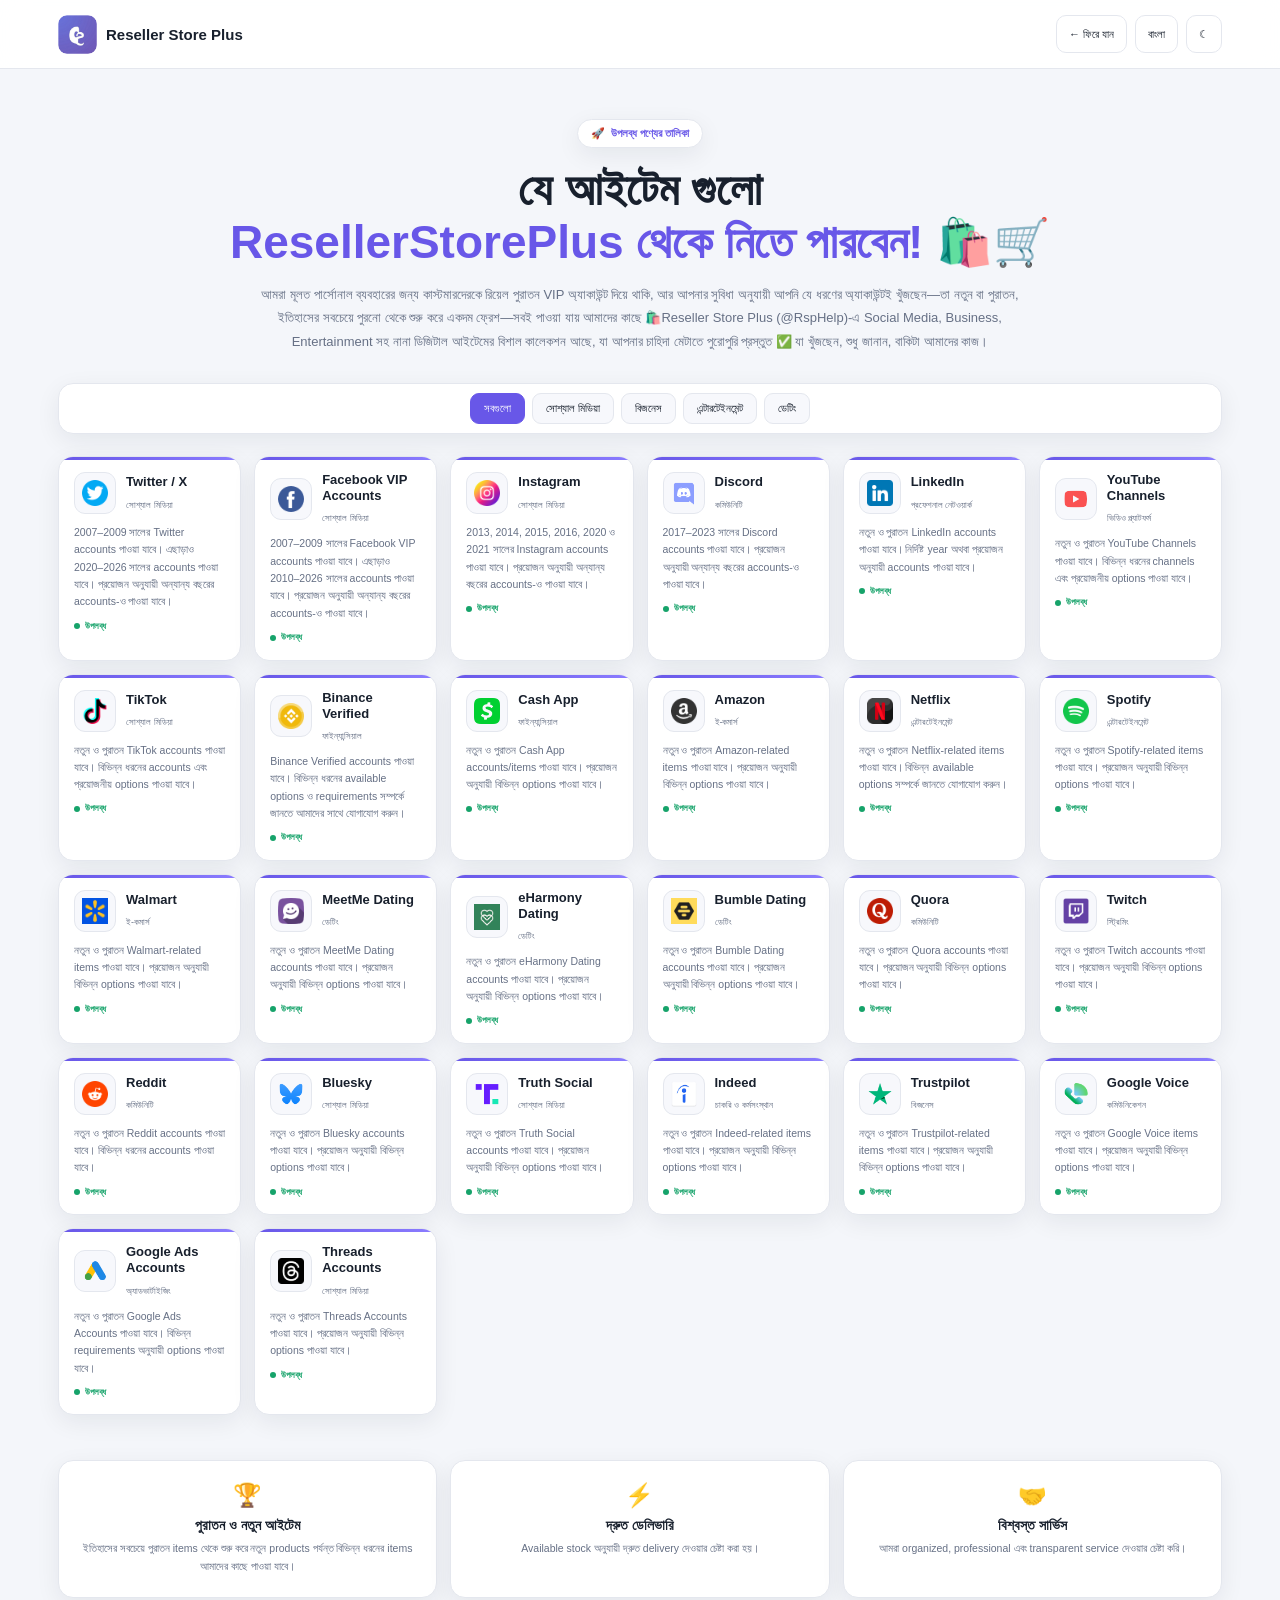
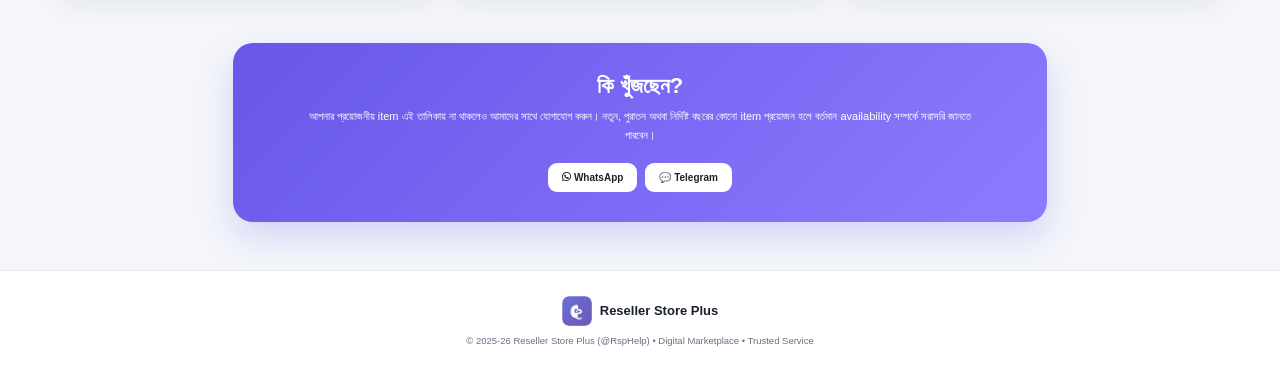
<file: product/more-items.html>
<!DOCTYPE html>
<html lang="bn">
<head>

<meta charset="UTF-8">
<meta name="viewport" content="width=device-width, initial-scale=1.0">

<title>More Items | Reseller Store Plus</title>

<style>

/* =========================================================
   THEME
========================================================= */

:root{
    --bg:#f4f6fa;
    --card:#ffffff;
    --soft:#f7f8fc;
    --text:#18202d;
    --muted:#667085;
    --primary:#6857e8;
    --primary2:#8b7cff;
    --border:#e4e7ee;
    --shadow:0 7px 24px rgba(20,25,40,.07);
    --green:#16a36a;
}

body.dark{
    --bg:#10141b;
    --card:#181e27;
    --soft:#202732;
    --text:#f4f6fa;
    --muted:#aab2c0;
    --primary:#8d7cff;
    --primary2:#a697ff;
    --border:#2b3440;
    --shadow:0 8px 25px rgba(0,0,0,.30);
    --green:#36cf8d;
}

*{
    margin:0;
    padding:0;
    box-sizing:border-box;
}

html{
    scroll-behavior:smooth;
}

body{
    font-family:Arial,Helvetica,sans-serif;
    background:var(--bg);
    color:var(--text);
    transition:.25s ease;
}


/* =========================================================
   HEADER
========================================================= */

.header{
    position:sticky;
    top:0;
    z-index:1000;

    background:rgba(255,255,255,.92);
    backdrop-filter:blur(14px);

    border-bottom:1px solid var(--border);
}

body.dark .header{
    background:rgba(16,20,27,.93);
}

.navbar{
    width:100%;
    max-width:1200px;

    min-height:68px;

    margin:auto;
    padding:0 18px;

    display:flex;
    align-items:center;
    justify-content:space-between;
}

.logo{
    display:flex;
    align-items:center;
    gap:9px;

    text-decoration:none;
    color:var(--text);

    font-size:15px;
    font-weight:800;
}

.logo img{
    width:39px;
    height:39px;

    object-fit:contain;
    border-radius:9px;
}

.nav-right{
    display:flex;
    align-items:center;
    gap:8px;
}

.nav-btn,
.back-btn{
    height:38px;

    padding:0 12px;

    border:1px solid var(--border);
    border-radius:10px;

    background:var(--card);
    color:var(--text);

    font-size:11px;

    cursor:pointer;
    text-decoration:none;

    display:flex;
    align-items:center;
    justify-content:center;
}


/* =========================================================
   HERO
========================================================= */

.hero{
    width:100%;
    max-width:1050px;

    margin:auto;

    padding:50px 18px 30px;

    text-align:center;
}

.badge{
    display:inline-flex;
    align-items:center;
    gap:6px;

    padding:7px 13px;

    border:1px solid var(--border);
    border-radius:30px;

    background:var(--card);
    color:var(--primary);

    font-size:11px;
    font-weight:700;

    box-shadow:var(--shadow);

    margin-bottom:15px;
}

.hero h1{
    font-size:clamp(30px,5vw,46px);
    line-height:1.15;

    margin-bottom:14px;
}

.hero h1 .highlight{
    color:var(--primary);
}

.hero p{
    max-width:800px;

    margin:auto;

    color:var(--muted);

    font-size:13px;
    line-height:1.8;
}


/* =========================================================
   FILTER
========================================================= */

.filter-area{
    width:100%;
    max-width:1200px;

    margin:auto;

    padding:0 18px 22px;
}

.filters{
    display:flex;
    justify-content:center;
    gap:7px;

    padding:9px;

    overflow-x:auto;

    background:var(--card);

    border:1px solid var(--border);
    border-radius:15px;

    box-shadow:var(--shadow);
}

.filter{
    flex:0 0 auto;

    padding:8px 13px;

    border:1px solid var(--border);
    border-radius:9px;

    background:var(--soft);
    color:var(--text);

    cursor:pointer;

    font-size:11px;
}

.filter.active,
.filter:hover{
    background:var(--primary);
    border-color:var(--primary);
    color:#fff;
}


/* =========================================================
   PRODUCTS
========================================================= */

.products{
    width:100%;
    max-width:1200px;

    margin:auto;

    padding:0 18px 45px;
}

.product-grid{
    display:grid;

    /*
      বড় screen:
      যতগুলো card fit করবে ততগুলো পাশাপাশি থাকবে।

      ছোট screen:
      space শেষ হলে automatically নিচের row-তে যাবে।
    */

    grid-template-columns:
        repeat(auto-fit,minmax(180px,1fr));

    gap:13px;
}


/* =========================================================
   PRODUCT CARD
========================================================= */

.product-card{
    min-width:0;

    background:var(--card);

    border:1px solid var(--border);
    border-radius:15px;

    padding:15px;

    box-shadow:var(--shadow);

    position:relative;
    overflow:hidden;

    transition:
        transform .2s ease,
        box-shadow .2s ease;
}

.product-card::before{
    content:"";

    position:absolute;

    top:0;
    left:0;
    right:0;

    height:3px;

    background:
        linear-gradient(
            90deg,
            var(--primary),
            var(--primary2)
        );
}

.product-card:hover{
    transform:translateY(-4px);
}

.product-head{
    display:flex;
    align-items:center;

    gap:10px;

    margin-bottom:10px;
}

.product-icon{
    width:42px;
    height:42px;

    min-width:42px;

    padding:7px;

    display:flex;
    align-items:center;
    justify-content:center;

    background:var(--soft);

    border:1px solid var(--border);

    border-radius:11px;
}

.product-icon img{
    width:100%;
    height:100%;

    object-fit:contain;
}

.product-card h3{
    font-size:13px;
    line-height:1.25;

    margin-bottom:3px;
}

.type{
    color:var(--muted);

    font-size:9px;
}

.product-card p{
    color:var(--muted);

    font-size:10.5px;
    line-height:1.65;
}

.available{
    display:inline-flex;
    align-items:center;

    gap:5px;

    margin-top:10px;

    color:var(--green);

    font-size:9px;
    font-weight:700;
}

.available::before{
    content:"";

    width:6px;
    height:6px;

    border-radius:50%;

    background:var(--green);
}


/* =========================================================
   INFORMATION CARDS
========================================================= */

.info{
    width:100%;
    max-width:1200px;

    margin:auto;

    padding:0 18px 45px;
}

.info-grid{
    display:grid;

    grid-template-columns:
        repeat(auto-fit,minmax(220px,1fr));

    gap:13px;
}

.info-card{
    padding:21px;

    background:var(--card);

    border:1px solid var(--border);
    border-radius:15px;

    box-shadow:var(--shadow);

    text-align:center;
}

.info-card .icon{
    font-size:23px;
    margin-bottom:8px;
}

.info-card h3{
    font-size:14px;
    margin-bottom:6px;
}

.info-card p{
    color:var(--muted);

    font-size:10.5px;
    line-height:1.7;
}


/* =========================================================
   CTA
========================================================= */

.cta{
    width:100%;
    max-width:850px;

    margin:auto;

    padding:0 18px 48px;
}

.cta-box{
    padding:30px 20px;

    border-radius:20px;

    background:
        linear-gradient(
            135deg,
            var(--primary),
            var(--primary2)
        );

    color:#fff;

    text-align:center;

    box-shadow:
        0 15px 35px rgba(104,87,232,.22);
}

.cta-box h2{
    font-size:22px;
    margin-bottom:8px;
}

.cta-box p{
    max-width:680px;

    margin:0 auto 17px;

    font-size:11px;
    line-height:1.75;
}

.contact{
    display:flex;
    justify-content:center;

    gap:8px;

    flex-wrap:wrap;
}

.contact a{
    padding:9px 14px;

    border-radius:9px;

    background:#fff;

    color:#222;

    text-decoration:none;

    font-size:10px;
    font-weight:700;
}


/* =========================================================
   FOOTER
========================================================= */

footer{
    padding:25px 18px;

    border-top:1px solid var(--border);

    background:var(--card);

    text-align:center;
}

.footer-logo{
    display:flex;
    align-items:center;
    justify-content:center;

    gap:8px;

    margin-bottom:7px;

    font-size:13px;
    font-weight:800;
}

.footer-logo img{
    width:30px;
    height:30px;

    border-radius:7px;
}

footer p{
    color:var(--muted);

    font-size:9.5px;
    line-height:1.7;
}


/* =========================================================
   MOBILE
========================================================= */

@media(max-width:700px){

    .product-grid{
        grid-template-columns:
            repeat(auto-fit,minmax(160px,1fr));

        gap:10px;
    }

}

@media(max-width:430px){

    .product-grid{
        grid-template-columns:
            repeat(auto-fit,minmax(145px,1fr));

        gap:9px;
    }

    .product-card{
        padding:12px;
    }

    .product-icon{
        width:36px;
        height:36px;
        min-width:36px;
    }

    .product-card h3{
        font-size:11px;
    }

    .product-card p{
        font-size:9.5px;
    }

    .back-btn{
        display:none;
    }

    .logo{
        font-size:12px;
    }

    .logo img{
        width:34px;
        height:34px;
    }

}


/* =========================================================
   URDU DIRECTION
========================================================= */

body.urdu{
    direction:rtl;
}

body.urdu .filters{
    direction:rtl;
}

</style>
</head>


<body>


<!-- =========================================================
     HEADER
========================================================= -->

<header class="header">

<nav class="navbar">

<a href="../index.html" class="logo">

<img
src="../assets/logo.png"
alt="Reseller Store Plus"
>

<span id="brandName">
Reseller Store Plus
</span>

</a>


<div class="nav-right">

<a
href="../index.html"
class="back-btn"
id="backBtn"
>
← Back
</a>

<button
class="nav-btn"
id="langBtn"
>
বাংলা
</button>

<button
class="nav-btn"
id="themeBtn"
>
☾
</button>

</div>

</nav>

</header>



<!-- =========================================================
     HERO
========================================================= -->

<section class="hero">

<div class="badge">

🚀

<span id="badgeText"></span>

</div>


<h1>

<span id="titleMain"></span>

<br>

<span
class="highlight"
id="titleSub"
></span>

</h1>


<p id="heroText"></p>

</section>



<!-- =========================================================
     FILTER
========================================================= -->

<div class="filter-area">

<div class="filters">

<button
class="filter active"
data-filter="all"
id="filterAll"
></button>

<button
class="filter"
data-filter="social"
id="filterSocial"
></button>

<button
class="filter"
data-filter="business"
id="filterBusiness"
></button>

<button
class="filter"
data-filter="entertainment"
id="filterEntertainment"
></button>

<button
class="filter"
data-filter="dating"
id="filterDating"
></button>

</div>

</div>



<!-- =========================================================
     PRODUCTS
========================================================= -->

<section class="products">

<div class="product-grid">


<!-- 01 TWITTER -->

<div class="product-card" data-category="social">

<div class="product-head">

<div class="product-icon">

<img
src="../assets/product/twitter.png"
alt="Twitter"
>

</div>

<div>

<h3 id="twitterName"></h3>

<span
class="type"
id="socialType1"
></span>

</div>

</div>

<p id="twitterDesc"></p>

<span
class="available"
id="available1"
></span>

</div>



<!-- 02 facebook -->
<div class="product-card" data-category="social">
<div class="product-head">
<div class="product-icon">

<img
src="../assets/product/facebook.png"
alt="Facebook"
>
</div>

<div>
<h3 id="facebookName"></h3>
<span
class="type"
id="socialType2"
></span>
</div>
</div>
<p id="facebookDesc"></p>
<span
class="available"
id="available4"
></span>
</div>

<!-- 03 INSTAGRAM -->
<div class="product-card" data-category="social">
<div class="product-head">
<div class="product-icon">
<img
src="../assets/product/instagram.png"
alt="Instagram"
>
</div>
<div>
<h3>Instagram</h3>
<span
class="type"
id="socialType3"
></span>
</div>
</div>
<p id="instagramDesc"></p>
<span
class="available"
id="available5"
></span>
</div>

<!-- 04 DISCORD -->
<div class="product-card" data-category="social">
<div class="product-head">
<div class="product-icon">

<img
src="../assets/product/discord.png"
alt="Discord"
>

</div>

<div>
<h3>Discord</h3>
<span
class="type"
id="communityType1"
></span>
</div>

</div>
<p id="discordDesc"></p>
<span
class="available"
id="available2"
></span>
</div>

<!-- 05 LinkedIn -->
<div class="product-card" data-category="social">
<div class="product-head">
<div class="product-icon">

<img
src="../assets/product/linkedin.png"
alt="LinkedIn"
>
</div>
<div>
<h3>LinkedIn</h3>
<span
class="type"
id="professionalType1"
></span>
</div>
</div>
<p id="linkedinDesc"></p>
<span
class="available"
id="available3"
></span>
</div>
    
<!-- 24 YOUTUBE -->
<div class="product-card" data-category="social">
<div class="product-head">
<div class="product-icon">
<img
src="../assets/product/youtube.png"
alt="YouTube"
>
</div>
<div>
<h3 id="youtubeName"></h3>
<span
class="type"
id="videoType1"
></span>
</div>
</div>
<p id="youtubeDesc"></p>
<span
class="available"
id="available24"
></span>
</div>
    
<!-- 20 TIKTOK -->
<div class="product-card" data-category="social">
<div class="product-head">
<div class="product-icon">
<img
src="../assets/product/tiktok.png"
alt="TikTok"
>
</div>
<div>
<h3>TikTok</h3>
<span
class="type"
id="socialType6"
></span>
</div>
</div>
<p id="tiktokDesc"></p>
<span
class="available"
id="available20"
></span>
</div>

<!-- 06 BINANCE -->
<div class="product-card" data-category="business">

<div class="product-head">
<div class="product-icon">
<img
src="../assets/product/binance.png"
alt="Binance"
>
</div>
<div>
<h3>Binance Verified</h3>
<span
class="type"
id="financialType1"
></span>
</div>
</div>
<p id="binanceDesc"></p>
<span
class="available"
id="available6"
></span>
</div>

<!-- 07 CASH APP -->

<div class="product-card" data-category="business">

<div class="product-head">

<div class="product-icon">

<img
src="../assets/product/cashapp.png"
alt="Cash App"
>

</div>

<div>

<h3>Cash App</h3>

<span
class="type"
id="financialType2"
></span>

</div>

</div>

<p id="cashappDesc"></p>

<span
class="available"
id="available7"
></span>

</div>



<!-- 08 AMAZON -->

<div class="product-card" data-category="business">

<div class="product-head">

<div class="product-icon">

<img
src="../assets/product/amazon.png"
alt="Amazon"
>

</div>

<div>

<h3>Amazon</h3>

<span
class="type"
id="ecommerceType1"
></span>

</div>

</div>

<p id="amazonDesc"></p>

<span
class="available"
id="available8"
></span>

</div>



<!-- 09 NETFLIX -->

<div class="product-card" data-category="entertainment">

<div class="product-head">

<div class="product-icon">

<img
src="../assets/product/netflix.png"
alt="Netflix"
>

</div>

<div>

<h3>Netflix</h3>

<span
class="type"
id="entertainmentType1"
></span>

</div>

</div>

<p id="netflixDesc"></p>

<span
class="available"
id="available9"
></span>

</div>



<!-- 10 SPOTIFY -->

<div class="product-card" data-category="entertainment">

<div class="product-head">

<div class="product-icon">

<img
src="../assets/product/spotify.png"
alt="Spotify"
>

</div>

<div>

<h3>Spotify</h3>

<span
class="type"
id="entertainmentType2"
></span>

</div>

</div>

<p id="spotifyDesc"></p>

<span
class="available"
id="available10"
></span>

</div>



<!-- 11 WALMART -->

<div class="product-card" data-category="business">

<div class="product-head">

<div class="product-icon">

<img
src="../assets/product/walmart.png"
alt="Walmart"
>

</div>

<div>

<h3>Walmart</h3>

<span
class="type"
id="ecommerceType2"
></span>

</div>

</div>

<p id="walmartDesc"></p>

<span
class="available"
id="available11"
></span>

</div>



<!-- 12 MEETME -->

<div class="product-card" data-category="dating">

<div class="product-head">

<div class="product-icon">

<img
src="../assets/product/meetme.png"
alt="MeetMe"
>

</div>

<div>

<h3>MeetMe Dating</h3>

<span
class="type"
id="datingType1"
></span>

</div>

</div>

<p id="meetmeDesc"></p>

<span
class="available"
id="available12"
></span>

</div>



<!-- 13 EHARMONY -->

<div class="product-card" data-category="dating">

<div class="product-head">

<div class="product-icon">

<img
src="../assets/product/eharmony.png"
alt="eHarmony"
>

</div>

<div>

<h3>eHarmony Dating</h3>

<span
class="type"
id="datingType2"
></span>

</div>

</div>

<p id="eharmonyDesc"></p>

<span
class="available"
id="available13"
></span>

</div>



<!-- 14 BUMBLE -->

<div class="product-card" data-category="dating">

<div class="product-head">

<div class="product-icon">

<img
src="../assets/product/bumble.png"
alt="Bumble"
>

</div>

<div>

<h3>Bumble Dating</h3>

<span
class="type"
id="datingType3"
></span>

</div>

</div>

<p id="bumbleDesc"></p>

<span
class="available"
id="available14"
></span>

</div>



<!-- 15 QUORA -->

<div class="product-card" data-category="social">

<div class="product-head">

<div class="product-icon">

<img
src="../assets/product/quora.png"
alt="Quora"
>

</div>

<div>

<h3>Quora</h3>

<span
class="type"
id="communityType2"
></span>

</div>

</div>

<p id="quoraDesc"></p>

<span
class="available"
id="available15"
></span>

</div>



<!-- 16 TWITCH -->

<div class="product-card" data-category="entertainment">

<div class="product-head">

<div class="product-icon">

<img
src="../assets/product/twitch.png"
alt="Twitch"
>

</div>

<div>

<h3>Twitch</h3>

<span
class="type"
id="streamingType1"
></span>

</div>

</div>

<p id="twitchDesc"></p>

<span
class="available"
id="available16"
></span>

</div>



<!-- 17 REDDIT -->

<div class="product-card" data-category="social">

<div class="product-head">

<div class="product-icon">

<img
src="../assets/product/reddit.png"
alt="Reddit"
>

</div>

<div>

<h3>Reddit</h3>

<span
class="type"
id="communityType3"
></span>

</div>

</div>

<p id="redditDesc"></p>

<span
class="available"
id="available17"
></span>

</div>



<!-- 18 BLUESKY -->

<div class="product-card" data-category="social">

<div class="product-head">

<div class="product-icon">

<img
src="../assets/product/bluesky.png"
alt="Bluesky"
>

</div>

<div>

<h3>Bluesky</h3>

<span
class="type"
id="socialType4"
></span>

</div>

</div>

<p id="blueskyDesc"></p>

<span
class="available"
id="available18"
></span>

</div>



<!-- 19 TRUTH SOCIAL -->

<div class="product-card" data-category="social">

<div class="product-head">

<div class="product-icon">

<img
src="../assets/product/truthsocial.png"
alt="Truth Social"
>

</div>

<div>

<h3>Truth Social</h3>

<span
class="type"
id="socialType5"
></span>

</div>

</div>

<p id="truthDesc"></p>

<span
class="available"
id="available19"
></span>

</div>
<!-- 21 INDEED -->
<div class="product-card" data-category="business">

<div class="product-head">

<div class="product-icon">

<img
src="../assets/product/indeed.png"
alt="Indeed"
>

</div>

<div>

<h3>Indeed</h3>

<span
class="type"
id="employmentType1"
></span>

</div>

</div>

<p id="indeedDesc"></p>

<span
class="available"
id="available21"
></span>

</div>



<!-- 22 TRUSTPILOT -->

<div class="product-card" data-category="business">

<div class="product-head">

<div class="product-icon">

<img
src="../assets/product/trustpilot.png"
alt="Trustpilot"
>

</div>

<div>

<h3>Trustpilot</h3>

<span
class="type"
id="businessType1"
></span>

</div>

</div>

<p id="trustpilotDesc"></p>

<span
class="available"
id="available22"
></span>

</div>



<!-- 23 GOOGLE VOICE -->

<div class="product-card" data-category="business">

<div class="product-head">

<div class="product-icon">

<img
src="../assets/product/googlevoice.png"
alt="Google Voice"
>

</div>

<div>

<h3>Google Voice</h3>

<span
class="type"
id="communicationType1"
></span>

</div>

</div>

<p id="googlevoiceDesc"></p>

<span
class="available"
id="available23"
></span>

</div>

<!-- 25 GOOGLE ADS -->

<div class="product-card" data-category="business">

<div class="product-head">

<div class="product-icon">

<img
src="../assets/product/googleads.png"
alt="Google Ads"
>

</div>

<div>

<h3>Google Ads Accounts</h3>

<span
class="type"
id="advertisingType1"
></span>

</div>

</div>

<p id="googleadsDesc"></p>

<span
class="available"
id="available25"
></span>

</div>



<!-- 26 THREADS -->

<div class="product-card" data-category="social">

<div class="product-head">

<div class="product-icon">

<img
src="../assets/product/threads.png"
alt="Threads"
>

</div>

<div>

<h3>Threads Accounts</h3>

<span
class="type"
id="socialType7"
></span>

</div>

</div>

<p id="threadsDesc"></p>

<span
class="available"
id="available26"
></span>

</div>


</div>

</section>



<!-- =========================================================
     INFORMATION
========================================================= -->

<section class="info">

<div class="info-grid">


<div class="info-card">

<div class="icon">🏆</div>

<h3 id="oldTitle"></h3>

<p id="oldDesc"></p>

</div>


<div class="info-card">

<div class="icon">⚡</div>

<h3 id="fastTitle"></h3>

<p id="fastDesc"></p>

</div>


<div class="info-card">

<div class="icon">🤝</div>

<h3 id="trustedTitle"></h3>

<p id="trustedDesc"></p>

</div>


</div>

</section>



<!-- =========================================================
     CTA
========================================================= -->

<section class="cta">

<div class="cta-box">

<h2 id="ctaTitle"></h2>
<p id="ctaDesc"></p>
<div class="contact">
<a
href="https://wa.me/+8801982887835"
target="_blank"
>
<img src="../assets/whatsapp-social-icon.svg" width="9" height="9">
WhatsApp
</a>

<a
href="http://t.me/RspHelp?direct"
target="_blank"
>
💬 Telegram
</a>

</div>

</div>

</section>



<!-- =========================================================
     FOOTER
========================================================= -->

<footer>

<div class="footer-logo">

<img
src="../assets/logo.png"
alt="RSP"
>

<span>
Reseller Store Plus
</span>

</div>

<p id="footerText"></p>

</footer>



<script>

/* =========================================================
   TRANSLATIONS
========================================================= */

const translations = {

bn:{

badge:"উপলব্ধ পণ্যের তালিকা",

titleMain:"যে আইটেম গুলো",

titleSub:"ResellerStorePlus থেকে নিতে পারবেন! 🛍️🛒",

heroText:
"আমরা মূলত পার্সোনাল ব্যবহারের জন্য কাস্টমারদেরকে রিয়েল পুরাতন VIP অ্যাকাউন্ট দিয়ে থাকি, আর আপনার সুবিধা অনুযায়ী আপনি যে ধরণের অ্যাকাউন্টই খুঁজছেন—তা নতুন বা পুরাতন, ইতিহাসের সবচেয়ে পুরনো থেকে শুরু করে একদম ফ্রেশ—সবই পাওয়া যায় আমাদের কাছে 🛍️Reseller Store Plus (@RspHelp)-এ Social Media, Business, Entertainment সহ নানা ডিজিটাল আইটেমের বিশাল কালেকশন আছে, যা আপনার চাহিদা মেটাতে পুরোপুরি প্রস্তুত ✅ যা খুঁজছেন, শুধু জানান, বাকিটা আমাদের কাজ।",

back:"← ফিরে যান",

all:"সবগুলো",

social:"সোশ্যাল মিডিয়া",

business:"বিজনেস",

entertainment:"এন্টারটেইনমেন্ট",

dating:"ডেটিং",

socialType:"সোশ্যাল মিডিয়া",

communityType:"কমিউনিটি",

professionalType:"প্রফেশনাল নেটওয়ার্ক",

financialType:"ফাইন্যান্সিয়াল",

ecommerceType:"ই-কমার্স",

entertainmentType:"এন্টারটেইনমেন্ট",

datingType:"ডেটিং",

streamingType:"স্ট্রিমিং",

employmentType:"চাকরি ও কর্মসংস্থান",

businessType:"বিজনেস",

communicationType:"কমিউনিকেশন",

videoType:"ভিডিও প্ল্যাটফর্ম",

advertisingType:"অ্যাডভার্টাইজিং",

available:"উপলব্ধ",

twitterName:"Twitter / X",

twitterDesc:
"2007–2009 সালের Twitter accounts পাওয়া যাবে। এছাড়াও 2020–2026 সালের accounts পাওয়া যাবে। প্রয়োজন অনুযায়ী অন্যান্য বছরের accounts-ও পাওয়া যাবে।",

discordDesc:
"2017–2023 সালের Discord accounts পাওয়া যাবে। প্রয়োজন অনুযায়ী অন্যান্য বছরের accounts-ও পাওয়া যাবে।",

linkedinDesc:
"নতুন ও পুরাতন LinkedIn accounts পাওয়া যাবে। নির্দিষ্ট year অথবা প্রয়োজন অনুযায়ী accounts পাওয়া যাবে।",

facebookName:"Facebook VIP Accounts",

facebookDesc:
"2007–2009 সালের Facebook VIP accounts পাওয়া যাবে। এছাড়াও 2010–2026 সালের accounts পাওয়া যাবে। প্রয়োজন অনুযায়ী অন্যান্য বছরের accounts-ও পাওয়া যাবে।",

instagramDesc:
"2013, 2014, 2015, 2016, 2020 ও 2021 সালের Instagram accounts পাওয়া যাবে। প্রয়োজন অনুযায়ী অন্যান্য বছরের accounts-ও পাওয়া যাবে।",

binanceDesc:
"Binance Verified accounts পাওয়া যাবে। বিভিন্ন ধরনের available options ও requirements সম্পর্কে জানতে আমাদের সাথে যোগাযোগ করুন।",

cashappDesc:
"নতুন ও পুরাতন Cash App accounts/items পাওয়া যাবে। প্রয়োজন অনুযায়ী বিভিন্ন options পাওয়া যাবে।",

amazonDesc:
"নতুন ও পুরাতন Amazon-related items পাওয়া যাবে। প্রয়োজন অনুযায়ী বিভিন্ন options পাওয়া যাবে।",

netflixDesc:
"নতুন ও পুরাতন Netflix-related items পাওয়া যাবে। বিভিন্ন available options সম্পর্কে জানতে যোগাযোগ করুন।",

spotifyDesc:
"নতুন ও পুরাতন Spotify-related items পাওয়া যাবে। প্রয়োজন অনুযায়ী বিভিন্ন options পাওয়া যাবে।",

walmartDesc:
"নতুন ও পুরাতন Walmart-related items পাওয়া যাবে। প্রয়োজন অনুযায়ী বিভিন্ন options পাওয়া যাবে।",

meetmeDesc:
"নতুন ও পুরাতন MeetMe Dating accounts পাওয়া যাবে। প্রয়োজন অনুযায়ী বিভিন্ন options পাওয়া যাবে।",

eharmonyDesc:
"নতুন ও পুরাতন eHarmony Dating accounts পাওয়া যাবে। প্রয়োজন অনুযায়ী বিভিন্ন options পাওয়া যাবে।",

bumbleDesc:
"নতুন ও পুরাতন Bumble Dating accounts পাওয়া যাবে। প্রয়োজন অনুযায়ী বিভিন্ন options পাওয়া যাবে।",

quoraDesc:
"নতুন ও পুরাতন Quora accounts পাওয়া যাবে। প্রয়োজন অনুযায়ী বিভিন্ন options পাওয়া যাবে।",

twitchDesc:
"নতুন ও পুরাতন Twitch accounts পাওয়া যাবে। প্রয়োজন অনুযায়ী বিভিন্ন options পাওয়া যাবে।",

redditDesc:
"নতুন ও পুরাতন Reddit accounts পাওয়া যাবে। বিভিন্ন ধরনের accounts পাওয়া যাবে।",

blueskyDesc:
"নতুন ও পুরাতন Bluesky accounts পাওয়া যাবে। প্রয়োজন অনুযায়ী বিভিন্ন options পাওয়া যাবে।",

truthDesc:
"নতুন ও পুরাতন Truth Social accounts পাওয়া যাবে। প্রয়োজন অনুযায়ী বিভিন্ন options পাওয়া যাবে।",

tiktokDesc:
"নতুন ও পুরাতন TikTok accounts পাওয়া যাবে। বিভিন্ন ধরনের accounts এবং প্রয়োজনীয় options পাওয়া যাবে।",

indeedDesc:
"নতুন ও পুরাতন Indeed-related items পাওয়া যাবে। প্রয়োজন অনুযায়ী বিভিন্ন options পাওয়া যাবে।",

trustpilotDesc:
"নতুন ও পুরাতন Trustpilot-related items পাওয়া যাবে। প্রয়োজন অনুযায়ী বিভিন্ন options পাওয়া যাবে।",

googlevoiceDesc:
"নতুন ও পুরাতন Google Voice items পাওয়া যাবে। প্রয়োজন অনুযায়ী বিভিন্ন options পাওয়া যাবে।",

youtubeName:"YouTube Channels",

youtubeDesc:
"নতুন ও পুরাতন YouTube Channels পাওয়া যাবে। বিভিন্ন ধরনের channels এবং প্রয়োজনীয় options পাওয়া যাবে।",

googleadsDesc:
"নতুন ও পুরাতন Google Ads Accounts পাওয়া যাবে। বিভিন্ন requirements অনুযায়ী options পাওয়া যাবে।",

threadsDesc:
"নতুন ও পুরাতন Threads Accounts পাওয়া যাবে। প্রয়োজন অনুযায়ী বিভিন্ন options পাওয়া যাবে।",

oldTitle:"পুরাতন ও নতুন আইটেম",

oldDesc:
"ইতিহাসের সবচেয়ে পুরাতন items থেকে শুরু করে নতুন products পর্যন্ত বিভিন্ন ধরনের items আমাদের কাছে পাওয়া যাবে।",

fastTitle:"দ্রুত ডেলিভারি",

fastDesc:
"Available stock অনুযায়ী দ্রুত delivery দেওয়ার চেষ্টা করা হয়।",

trustedTitle:"বিশ্বস্ত সার্ভিস",

trustedDesc:
"আমরা organized, professional এবং transparent service দেওয়ার চেষ্টা করি।",

ctaTitle:"কি খুঁজছেন?",

ctaDesc:
"আপনার প্রয়োজনীয় item এই তালিকায় না থাকলেও আমাদের সাথে যোগাযোগ করুন। নতুন, পুরাতন অথবা নির্দিষ্ট বছরের কোনো item প্রয়োজন হলে বর্তমান availability সম্পর্কে সরাসরি জানতে পারবেন।",

footer:
"© 2025-26 Reseller Store Plus (@RspHelp) • Digital Marketplace • Trusted Service"

},


en:{

badge:"Available Items",

titleMain:"More Items",

titleSub:"from Reseller Store Plus",

heroText:
"Reseller Store Plus (@RspHelp) offers Social Media, Business, Entertainment, Dating and various Digital Items. Both new and old items are available, from historically old items to newer products according to your requirements.",

back:"← Back",

all:"All",

social:"Social Media",

business:"Business",

entertainment:"Entertainment",

dating:"Dating",

socialType:"Social Media",

communityType:"Community",

professionalType:"Professional Network",

financialType:"Financial",

ecommerceType:"E-commerce",

entertainmentType:"Entertainment",

datingType:"Dating",

streamingType:"Streaming",

employmentType:"Employment",

businessType:"Business",

communicationType:"Communication",

videoType:"Video Platform",

advertisingType:"Advertising",

available:"Available",

twitterName:"Twitter / X",

twitterDesc:
"Twitter accounts from 2007–2009 are available. Accounts from 2020–2026 are also available. Other years are available according to your requirements.",

discordDesc:
"Discord accounts from 2017–2023 are available. Other years are also available according to your requirements.",

linkedinDesc:
"New and old LinkedIn accounts are available. Specific years and other requirements are available.",

facebookName:"Facebook VIP Accounts",

facebookDesc:
"Facebook VIP accounts from 2007–2009 are available. Accounts from 2010–2026 are also available. Other years are available according to your requirements.",

instagramDesc:
"Instagram accounts from 2013, 2014, 2015, 2016, 2020 and 2021 are available. Other years are also available according to your requirements.",

binanceDesc:
"Binance Verified accounts are available. Contact us for available options and requirements.",

cashappDesc:
"New and old Cash App accounts/items are available with different options according to requirements.",

amazonDesc:
"New and old Amazon-related items are available with different options according to requirements.",

netflixDesc:
"New and old Netflix-related items are available. Contact us for available options.",

spotifyDesc:
"New and old Spotify-related items are available with different options according to requirements.",

walmartDesc:
"New and old Walmart-related items are available with different options according to requirements.",

meetmeDesc:
"New and old MeetMe Dating accounts are available with different options according to requirements.",

eharmonyDesc:
"New and old eHarmony Dating accounts are available with different options according to requirements.",

bumbleDesc:
"New and old Bumble Dating accounts are available with different options according to requirements.",

quoraDesc:
"New and old Quora accounts are available with different options according to requirements.",

twitchDesc:
"New and old Twitch accounts are available with different options according to requirements.",

redditDesc:
"New and old Reddit accounts are available in different options.",

blueskyDesc:
"New and old Bluesky accounts are available with different options according to requirements.",

truthDesc:
"New and old Truth Social accounts are available with different options according to requirements.",

tiktokDesc:
"New and old TikTok accounts are available with different account options according to requirements.",

indeedDesc:
"New and old Indeed-related items are available with different options according to requirements.",

trustpilotDesc:
"New and old Trustpilot-related items are available with different options according to requirements.",

googlevoiceDesc:
"New and old Google Voice items are available with different options according to requirements.",

youtubeName:"YouTube Channels",

youtubeDesc:
"New and old YouTube Channels are available with different channel options according to requirements.",

googleadsDesc:
"New and old Google Ads Accounts are available with different options according to requirements.",

threadsDesc:
"New and old Threads Accounts are available with different options according to requirements.",

oldTitle:"Old & New Items",

oldDesc:
"From historically old items to newer products, a wide range of items is available at Reseller Store Plus.",

fastTitle:"Fast Delivery",

fastDesc:
"We aim to provide fast delivery depending on available stock.",

trustedTitle:"Trusted Service",

trustedDesc:
"We aim to provide an organized, professional and transparent service.",

ctaTitle:"Looking for Something?",

ctaDesc:
"Even if your required item is not listed here, feel free to contact us. If you need a new, old or specific-year item, ask us about current availability.",

footer:
"© 2026 Reseller Store Plus (@RspHelp) • Digital Marketplace • Trusted Service"

},


ur:{

badge:"دستیاب اشیاء",

titleMain:"مزید اشیاء",

titleSub:"Reseller Store Plus سے",

heroText:
"Reseller Store Plus (@RspHelp) پر Social Media، Business، Entertainment، Dating اور مختلف Digital Items دستیاب ہیں۔ نئی اور پرانی دونوں قسم کی اشیاء دستیاب ہیں، تاریخی طور پر پرانی اشیاء سے لے کر نئی اشیاء تک، آپ کی ضرورت کے مطابق۔",

back:"← واپس",

all:"تمام",

social:"سوشل میڈیا",

business:"بزنس",

entertainment:"انٹرٹینمنٹ",

dating:"ڈیٹنگ",

socialType:"سوشل میڈیا",

communityType:"کمیونٹی",

professionalType:"پروفیشنل نیٹ ورک",

financialType:"فنانشل",

ecommerceType:"ای کامرس",

entertainmentType:"انٹرٹینمنٹ",

datingType:"ڈیٹنگ",

streamingType:"اسٹریمنگ",

employmentType:"روزگار",

businessType:"بزنس",

communicationType:"کمیونیکیشن",

videoType:"ویڈیو پلیٹ فارم",

advertisingType:"اشتہارات",

available:"دستیاب",

twitterName:"Twitter / X",

twitterDesc:
"2007–2009 کے Twitter accounts دستیاب ہیں۔ 2020–2026 کے accounts بھی دستیاب ہیں۔ دیگر سالوں کے accounts بھی آپ کی ضرورت کے مطابق دستیاب ہیں۔",

discordDesc:
"2017–2023 کے Discord accounts دستیاب ہیں۔ دیگر سالوں کے accounts بھی آپ کی ضرورت کے مطابق دستیاب ہیں۔",

linkedinDesc:
"نئے اور پرانے LinkedIn accounts دستیاب ہیں۔ مخصوص سال اور دیگر ضروریات کے مطابق accounts دستیاب ہیں۔",

facebookName:"Facebook VIP Accounts",

facebookDesc:
"2007–2009 کے Facebook VIP accounts دستیاب ہیں۔ 2010–2026 کے accounts بھی دستیاب ہیں۔ دیگر سالوں کے accounts بھی ضرورت کے مطابق دستیاب ہیں۔",

instagramDesc:
"2013، 2014، 2015، 2016، 2020 اور 2021 کے Instagram accounts دستیاب ہیں۔ دیگر سالوں کے accounts بھی ضرورت کے مطابق دستیاب ہیں۔",

binanceDesc:
"Binance Verified accounts دستیاب ہیں۔ دستیاب options اور requirements کے لیے ہم سے رابطہ کریں۔",

cashappDesc:
"نئے اور پرانے Cash App accounts/items مختلف options کے ساتھ دستیاب ہیں۔",

amazonDesc:
"نئے اور پرانے Amazon-related items مختلف options کے ساتھ دستیاب ہیں۔",

netflixDesc:
"نئے اور پرانے Netflix-related items دستیاب ہیں۔ دستیاب options کے لیے ہم سے رابطہ کریں۔",

spotifyDesc:
"نئے اور پرانے Spotify-related items مختلف options کے ساتھ دستیاب ہیں۔",

walmartDesc:
"نئے اور پرانے Walmart-related items مختلف options کے ساتھ دستیاب ہیں۔",

meetmeDesc:
"نئے اور پرانے MeetMe Dating accounts مختلف options کے ساتھ دستیاب ہیں۔",

eharmonyDesc:
"نئے اور پرانے eHarmony Dating accounts مختلف options کے ساتھ دستیاب ہیں۔",

bumbleDesc:
"نئے اور پرانے Bumble Dating accounts مختلف options کے ساتھ دستیاب ہیں۔",

quoraDesc:
"نئے اور پرانے Quora accounts مختلف options کے ساتھ دستیاب ہیں۔",

twitchDesc:
"نئے اور پرانے Twitch accounts مختلف options کے ساتھ دستیاب ہیں۔",

redditDesc:
"نئے اور پرانے Reddit accounts مختلف options میں دستیاب ہیں۔",

blueskyDesc:
"نئے اور پرانے Bluesky accounts مختلف options کے ساتھ دستیاب ہیں۔",

truthDesc:
"نئے اور پرانے Truth Social accounts مختلف options کے ساتھ دستیاب ہیں۔",

tiktokDesc:
"نئے اور پرانے TikTok accounts مختلف account options کے ساتھ دستیاب ہیں۔",

indeedDesc:
"نئے اور پرانے Indeed-related items مختلف options کے ساتھ دستیاب ہیں۔",

trustpilotDesc:
"نئے اور پرانے Trustpilot-related items مختلف options کے ساتھ دستیاب ہیں۔",

googlevoiceDesc:
"نئے اور پرانے Google Voice items مختلف options کے ساتھ دستیاب ہیں۔",

youtubeName:"YouTube Channels",

youtubeDesc:
"নئے اور پرانے YouTube Channels مختلف channel options کے ساتھ دستیاب ہیں۔",

googleadsDesc:
"نئے اور پرانے Google Ads Accounts مختلف options کے ساتھ دستیاب ہیں۔",

threadsDesc:
"نئے اور پرانے Threads Accounts مختلف options کے ساتھ دستیاب ہیں۔",

oldTitle:"پرانی اور نئی اشیاء",

oldDesc:
"تاریخی طور پر پرانی اشیاء سے لے کر نئی مصنوعات تک مختلف قسم کی items Reseller Store Plus پر دستیاب ہیں۔",

fastTitle:"تیز ڈیلیوری",

fastDesc:
"دستیاب stock کے مطابق تیز delivery فراہم کرنے کی کوشش کی جاتی ہے۔",

trustedTitle:"قابل اعتماد سروس",

trustedDesc:
"ہم منظم، professional اور transparent service فراہم کرنے کی کوشش کرتے ہیں۔",

ctaTitle:"کچھ تلاش کر رہے ہیں؟",

ctaDesc:
"اگر آپ کی مطلوبہ item اس فہرست میں موجود نہیں ہے تب بھی ہم سے رابطہ کریں۔ نئی، پرانی یا کسی مخصوص سال کی item کے لیے موجودہ availability کے بارے میں پوچھ سکتے ہیں۔",

footer:
"© 2026 Reseller Store Plus (@RspHelp) • Digital Marketplace • Trusted Service"

}

};


/* =========================================================
   ELEMENT MAP
========================================================= */

const ids = {

badgeText:"badge",

titleMain:"titleMain",

titleSub:"titleSub",

heroText:"heroText",

backBtn:"back",

filterAll:"all",

filterSocial:"social",

filterBusiness:"business",

filterEntertainment:"entertainment",

filterDating:"dating",

twitterName:"twitterName",

twitterDesc:"twitterDesc",

discordDesc:"discordDesc",

linkedinDesc:"linkedinDesc",

facebookName:"facebookName",

facebookDesc:"facebookDesc",

instagramDesc:"instagramDesc",

binanceDesc:"binanceDesc",

cashappDesc:"cashappDesc",

amazonDesc:"amazonDesc",

netflixDesc:"netflixDesc",

spotifyDesc:"spotifyDesc",

walmartDesc:"walmartDesc",

meetmeDesc:"meetmeDesc",

eharmonyDesc:"eharmonyDesc",

bumbleDesc:"bumbleDesc",

quoraDesc:"quoraDesc",

twitchDesc:"twitchDesc",

redditDesc:"redditDesc",

blueskyDesc:"blueskyDesc",

truthDesc:"truthDesc",

tiktokDesc:"tiktokDesc",

indeedDesc:"indeedDesc",

trustpilotDesc:"trustpilotDesc",

googlevoiceDesc:"googlevoiceDesc",

youtubeName:"youtubeName",

youtubeDesc:"youtubeDesc",

googleadsDesc:"googleadsDesc",

threadsDesc:"threadsDesc",

oldTitle:"oldTitle",

oldDesc:"oldDesc",

fastTitle:"fastTitle",

fastDesc:"fastDesc",

trustedTitle:"trustedTitle",

trustedDesc:"trustedDesc",

ctaTitle:"ctaTitle",

ctaDesc:"ctaDesc",

footerText:"footer"

};


/* =========================================================
   CATEGORY LABELS
========================================================= */

const typeIds = {

socialType1:"socialType",
socialType2:"socialType",
socialType3:"socialType",
socialType4:"socialType",
socialType5:"socialType",
socialType6:"socialType",
socialType7:"socialType",

communityType1:"communityType",
communityType2:"communityType",
communityType3:"communityType",

professionalType1:"professionalType",

financialType1:"financialType",
financialType2:"financialType",

ecommerceType1:"ecommerceType",
ecommerceType2:"ecommerceType",

entertainmentType1:"entertainmentType",
entertainmentType2:"entertainmentType",

datingType1:"datingType",
datingType2:"datingType",
datingType3:"datingType",

streamingType1:"streamingType",

employmentType1:"employmentType",

businessType1:"businessType",

communicationType1:"communicationType",

videoType1:"videoType",

advertisingType1:"advertisingType"

};


/* =========================================================
   AVAILABLE LABELS
========================================================= */

for(let i=1;i<=26;i++){

    ids["available"+i] = "available";

}


/* =========================================================
   APPLY LANGUAGE
========================================================= */

let currentLang =
localStorage.getItem("rsp_lang") || "bn";


function applyLanguage(){

    const t =
        translations[currentLang];


    Object.keys(ids).forEach(function(elementId){

        const key =
            ids[elementId];

        const element =
            document.getElementById(elementId);

        if(element && t[key] !== undefined){

            element.textContent =
                t[key];

        }

    });


    Object.keys(typeIds).forEach(function(elementId){

        const key =
            typeIds[elementId];

        const element =
            document.getElementById(elementId);

        if(element && t[key] !== undefined){

            element.textContent =
                t[key];

        }

    });


    if(currentLang === "bn"){

        langBtn.textContent = "বাংলা";

        document.body.classList.remove("urdu");

        document.documentElement.lang = "bn";

    }

    else if(currentLang === "en"){

        langBtn.textContent = "EN";

        document.body.classList.remove("urdu");

        document.documentElement.lang = "en";

    }

    else{

        langBtn.textContent = "اردو";

        document.body.classList.add("urdu");

        document.documentElement.lang = "ur";

    }

}


/* =========================================================
   LANGUAGE BUTTON
========================================================= */

const langBtn =
document.getElementById("langBtn");


langBtn.addEventListener(
    "click",
    function(){

        if(currentLang === "bn"){

            currentLang = "en";

        }

        else if(currentLang === "en"){

            currentLang = "ur";

        }

        else{

            currentLang = "bn";

        }


        localStorage.setItem(
            "rsp_lang",
            currentLang
        );


        applyLanguage();

    }
);


applyLanguage();


/* =========================================================
   THEME
========================================================= */

const themeBtn =
document.getElementById("themeBtn");


function setTheme(theme){

    if(theme === "dark"){

        document.body.classList.add("dark");

        themeBtn.textContent = "☀";

    }

    else{

        document.body.classList.remove("dark");

        themeBtn.textContent = "☾";

    }


    localStorage.setItem(
        "rsp_theme",
        theme
    );

}


const savedTheme =
localStorage.getItem("rsp_theme") || "light";


setTheme(savedTheme);


themeBtn.addEventListener(
    "click",
    function(){

        const isDark =
            document.body.classList.contains("dark");

        setTheme(
            isDark ? "light" : "dark"
        );

    }
);


/* =========================================================
   FILTER
========================================================= */

const filterButtons =
document.querySelectorAll(".filter");

const cards =
document.querySelectorAll(".product-card");


filterButtons.forEach(function(button){

    button.addEventListener(
        "click",
        function(){

            filterButtons.forEach(function(btn){

                btn.classList.remove("active");

            });


            button.classList.add("active");


            const filter =
                button.dataset.filter;


            cards.forEach(function(card){

                if(
                    filter === "all" ||
                    card.dataset.category === filter
                ){

                    card.style.display = "";

                }

                else{

                    card.style.display = "none";

                }

            });

        }
    );

});

</script>

</body>
</html>
</file>
<file: style.css>
* {
    margin: 0;
    padding: 0;
    box-sizing: border-box;
}

:root {
    --bg: #08090d;
    --bg-secondary: #0c0d12;
    --card: #101116;
    --card-secondary: #15161c;
    --border: #20222a;
    --text: #ffffff;
    --text-secondary: #9699a5;
    --muted: #777;
    --accent: #7861ff;
    --button-bg: #ffffff;
    --button-text: #090a0e;
}

body.light {
    --bg: #f7f8fa;
    --bg-secondary: #eef0f4;
    --card: #ffffff;
    --card-secondary: #f2f3f6;
    --border: #e1e3e8;
    --text: #111218;
    --text-secondary: #555b66;
    --muted: #737780;
    --accent: #634cff;
    --button-bg: #111218;
    --button-text: #ffffff;
}

html {
    scroll-behavior: smooth;
}

body {
    font-family:
        Arial,
        "Noto Sans Bengali",
        "Noto Sans Arabic",
        sans-serif;

    background: var(--bg);
    color: var(--text);
    line-height: 1.6;

    transition:
        background .3s ease,
        color .3s ease;
}

a {
    text-decoration: none;
    color: inherit;
}

button {
    font-family: inherit;
}

.container {
    width: min(1150px, 92%);
    margin: auto;
}


/* ================= HEADER ================= */

.header {
    position: fixed;
    top: 0;
    left: 0;
    width: 100%;
    z-index: 1000;

    background: rgba(8, 9, 13, .88);

    backdrop-filter: blur(15px);

    border-bottom:
        1px solid rgba(255,255,255,.06);
}

body.light .header {
    background: rgba(247,248,250,.9);

    border-bottom:
        1px solid #e1e3e8;
}

.nav {
    height: 76px;

    display: flex;
    align-items: center;
    justify-content: space-between;
}

.brand {
    display: flex;
    align-items: center;
    gap: 11px;
}

.brand img {
    width: 43px;
    height: 43px;
    object-fit: contain;
}

.brand-name {
    display: block;
    font-size: 15px;
    font-weight: 800;
}

.username {
    display: block;
    color: var(--muted);
    font-size: 11px;
}

.menu {
    display: flex;
    align-items: center;
    gap: 30px;
}

.menu a {
    color: var(--text-secondary);
    font-size: 13px;
    transition: .25s;
}

.menu a:hover {
    color: var(--text);
}

.nav-right {
    display: flex;
    align-items: center;
    gap: 10px;
}

.language-switcher {
    display: flex;
    padding: 3px;

    background: var(--card-secondary);

    border:
        1px solid var(--border);

    border-radius: 8px;
}

.language-btn {
    border: 0;
    background: transparent;

    color: var(--muted);

    padding: 6px 9px;

    border-radius: 6px;

    font-size: 9px;
    font-weight: 700;

    cursor: pointer;

    transition: .25s;
}

.language-btn.active {
    background: var(--button-bg);
    color: var(--button-text);
}

.theme-btn {
    width: 32px;
    height: 32px;

    display: flex;
    align-items: center;
    justify-content: center;

    border-radius: 8px;

    border:
        1px solid var(--border);

    background: var(--card-secondary);

    color: var(--text);

    cursor: pointer;
}

.menu-btn {
    display: none;

    border: 0;
    background: transparent;

    color: var(--text);

    font-size: 25px;

    cursor: pointer;
}

/*===== category link =====*/
.category-link {
    text-decoration: none;
    color: inherit;
    display: block;
}

/* ================= HERO ================= */
.hero {
    min-height: 100vh;

    padding-top: 145px;
    padding-bottom: 80px;

    display: flex;
    align-items: center;

    background:
        radial-gradient(
            circle at 80% 30%,
            rgba(110,70,255,.14),
            transparent 30%
        ),
        radial-gradient(
            circle at 20% 70%,
            rgba(0,160,255,.08),
            transparent 30%
        );
}

body.light .hero {
    background:
        radial-gradient(
            circle at 80% 30%,
            rgba(110,70,255,.08),
            transparent 30%
        ),
        radial-gradient(
            circle at 20% 70%,
            rgba(0,160,255,.05),
            transparent 30%
        );
}

.hero-content {
    display: grid;
    grid-template-columns: 1fr .8fr;

    align-items: center;

    gap: 70px;
}

.badge {
    display: inline-flex;
    align-items: center;

    gap: 7px;

    padding: 7px 13px;

    border:
        1px solid var(--border);

    border-radius: 30px;

    color: var(--muted);

    font-size: 11px;

    margin-bottom: 25px;
}

.status-dot {
    width: 7px;
    height: 7px;

    border-radius: 50%;

    background: #55d98a;
}

.hero h1 {
    font-size:
        clamp(45px, 6vw, 75px);

    line-height: 1.02;

    letter-spacing: -3px;

    max-width: 700px;
}

.hero h1 span {
    display: block;

    background:
        linear-gradient(
            90deg,
            var(--text),
            var(--accent)
        );

    -webkit-background-clip: text;

    color: transparent;
}

.hero-text > p {
    max-width: 600px;

    margin-top: 28px;

    color: var(--text-secondary);

    font-size: 16px;
}

.hero-buttons {
    display: flex;

    gap: 12px;

    margin-top: 35px;
}

.btn {
    display: inline-flex;

    align-items: center;
    justify-content: center;

    padding: 13px 22px;

    border-radius: 9px;

    font-size: 13px;
    font-weight: 700;

    transition: .3s;
}

.btn.primary {
    background: var(--button-bg);
    color: var(--button-text);
}

.btn.secondary {
    border:
        1px solid var(--border);

    color: var(--text-secondary);
}

.btn.secondary:hover {
    background: var(--card-secondary);
}

.trust {
    display: flex;

    gap: 35px;

    margin-top: 55px;
}

.trust div {
    display: flex;
    flex-direction: column;
}

.trust strong {
    font-size: 17px;
}

.trust span {
    color: var(--muted);
    font-size: 10px;
}


/* ================= HERO CARD ================= */

.hero-card {
    position: relative;

    min-height: 430px;

    display: flex;

    align-items: center;
    justify-content: center;
}

.main-card {
    width: 330px;

    padding: 28px;

    border:
        1px solid var(--border);

    border-radius: 25px;

    background: var(--card);

    box-shadow:
        0 30px 80px rgba(0,0,0,.25);

    text-align: center;
}

.card-top {
    color: var(--muted);

    font-size: 11px;

    text-align: left;
}

.online {
    display: inline-block;

    width: 7px;
    height: 7px;

    background: #55d98a;

    border-radius: 50%;

    margin-right: 5px;
}

.social-icon {
    width: 85px;
    height: 85px;

    margin: 35px auto 20px;

    display: flex;

    align-items: center;
    justify-content: center;

    border-radius: 22px;

    background:
        linear-gradient(
            135deg,
            #26202e,
            #171820
        );

    color: white;

    font-size: 23px;
    font-weight: 900;
}

.main-card h3 {
    font-size: 19px;
}

.main-card p {
    color: var(--muted);
    font-size: 11px;
}

.card-line {
    height: 1px;

    background: var(--border);

    margin: 25px 0;
}

.card-items {
    display: flex;
    flex-wrap: wrap;

    gap: 7px;

    justify-content: center;
}

.card-items span {
    padding: 6px 9px;

    background: var(--card-secondary);

    border-radius: 6px;

    color: var(--muted);

    font-size: 9px;
}

.floating-card {
    position: absolute;

    padding: 13px 17px;

    border-radius: 10px;

    background: var(--card);

    border:
        1px solid var(--border);

    box-shadow:
        0 15px 40px rgba(0,0,0,.15);
}

.floating-card span {
    display: block;

    color: var(--muted);

    font-size: 10px;
}

.floating-card strong {
    font-size: 11px;
}

.card-one {
    top: 55px;
    left: 0;
}

.card-two {
    right: 0;
    bottom: 55px;
}


/* ================= SECTION ================= */

.section {
    padding: 110px 0;
}

.section-heading {
    text-align: center;

    margin-bottom: 55px;
}

.section-heading > span,
.small-title {
    color: var(--accent);

    font-size: 10px;

    font-weight: 800;

    letter-spacing: 2px;
}

.section-heading h2 {
    margin-top: 10px;

    font-size: 42px;

    letter-spacing: -1px;
}

.section-heading p {
    margin: 12px auto 0;

    max-width: 530px;

    color: var(--muted);

    font-size: 13px;
}


/* ================= CATEGORIES ================= */

.category-grid {
    display: grid;

    grid-template-columns:
        repeat(3, 1fr);

    gap: 15px;
}

.category-card {
    padding: 28px;

    background: var(--card);

    border:
        1px solid var(--border);

    border-radius: 15px;

    transition: .3s;
}

.category-card:hover {
    transform: translateY(-5px);
}

.category-icon {
    width: 48px;
    height: 48px;

    display: flex;

    align-items: center;
    justify-content: center;

    border-radius: 12px;

    background: var(--card-secondary);

    font-size: 21px;
    font-weight: bold;

    margin-bottom: 25px;
}

.category-card h3 {
    font-size: 18px;
}

.category-card p {
    color: var(--muted);

    font-size: 12px;

    margin: 6px 0 20px;
}

.category-card > span {
    color: var(--text-secondary);

    font-size: 11px;
}


/* ================= SHOWCASE ================= */

.showcase {
    background: var(--bg-secondary);
}

.showcase-grid {
    display: grid;

    grid-template-columns: 1fr 1fr;

    gap: 18px;
}

.showcase-box {
    min-height: 330px;

    padding: 40px;

    border-radius: 20px;

    position: relative;

    overflow: hidden;

    background: var(--card);

    border:
        1px solid var(--border);
}

.showcase-box::after {
    content: "";

    position: absolute;

    width: 250px;
    height: 250px;

    right: -100px;
    bottom: -120px;

    border-radius: 50%;

    background:
        rgba(120,97,255,.05);
}

.showcase-number {
    color: var(--muted);

    font-size: 13px;
    font-weight: bold;

    margin-bottom: 35px;
}

.showcase-box h2 {
    font-size: 35px;

    margin: 8px 0 12px;
}

.showcase-box p {
    color: var(--muted);

    max-width: 440px;

    font-size: 13px;
}

.showcase-box a {
    display: inline-block;

    margin-top: 25px;

    font-size: 11px;
    font-weight: bold;

    color: var(--text-secondary);
}


/* ================= ABOUT ================= */

.about-grid {
    display: grid;

    grid-template-columns:
        .7fr 1.3fr;

    gap: 80px;

    align-items: center;
}

.about-logo {
    display: flex;

    justify-content: center;
}

.about-logo img {
    width: 230px;
    height: 230px;

    object-fit: contain;

    padding: 30px;

    background: var(--card);

    border:
        1px solid var(--border);

    border-radius: 35px;
}

.about-text h2 {
    font-size: 43px;

    margin: 10px 0 20px;

    line-height: 1.1;
}

.about-text h2 span {
    color: var(--accent);
}

.about-text p {
    color: var(--muted);

    font-size: 13px;

    max-width: 650px;

    margin-bottom: 15px;
}

.features {
    display: flex;

    gap: 35px;

    margin-top: 35px;
}

.features div {
    display: flex;
    flex-direction: column;
}

.features strong {
    color: var(--accent);

    font-size: 11px;
}

.features span {
    color: var(--text-secondary);

    font-size: 11px;

    margin-top: 3px;
}


/* ================= CTA ================= */

.cta {
    padding: 70px 0;

    background: var(--card);

    border-top:
        1px solid var(--border);

    border-bottom:
        1px solid var(--border);
}

.cta-content {
    display: flex;

    align-items: center;

    justify-content: space-between;

    gap: 30px;
}

.cta-content > div > span {
    color: var(--muted);

    font-size: 9px;

    letter-spacing: 2px;

    font-weight: bold;
}

.cta h2 {
    font-size: 32px;

    margin-top: 8px;
}


/* ================= CONTACT ================= */

.contact-box {
    padding: 50px;

    display: flex;

    align-items: center;

    justify-content: space-between;

    gap: 50px;

    background: var(--card);

    border:
        1px solid var(--border);

    border-radius: 20px;
}

.contact-info {
    flex: 1;
}

.contact-box h2 {
    font-size: 30px;

    margin: 7px 0;
}

.contact-box p {
    color: var(--muted);

    font-size: 12px;
}

.contact-methods {
    display: flex;

    flex-direction: column;

    gap: 10px;

    min-width: 320px;
}

.contact-method {
    display: flex;

    align-items: center;

    gap: 13px;

    padding: 12px 15px;

    background: var(--card-secondary);

    border:
        1px solid var(--border);

    border-radius: 10px;

    transition: .25s;
}

.contact-method:hover {
    transform: translateY(-2px);

    border-color: var(--accent);
}

.contact-method-icon {
    width: 40px;
    height: 40px;

    flex-shrink: 0;

    display: flex;

    align-items: center;
    justify-content: center;

    border-radius: 10px;

    background: var(--card);

    color: var(--text);
}

.contact-method-icon svg {
    width: 19px;
    height: 19px;

    fill: currentColor;
}

.contact-method strong {
    display: block;

    font-size: 12px;
}

.contact-method span {
    color: var(--muted);

    font-size: 10px;

    word-break: break-word;
}


/* ==================================================
   SMALL PROFESSIONAL SOCIAL ICONS
================================================== */

.social-section {
    padding: 38px 0 34px;

    background: var(--bg-secondary);

    border-top:
        1px solid var(--border);
}

.social-heading {
    text-align: center;

    margin-bottom: 18px;
}

.social-heading > span {
    color: var(--accent);

    font-size: 8px;

    font-weight: 800;

    letter-spacing: 2px;
}

.social-heading h3 {
    font-size: 17px;

    margin-top: 3px;
}

.social-icons {
    display: flex;

    align-items: center;

    justify-content: center;

    gap: 8px;
}

.social-icon-link {
    width: 32px;
    height: 32px;

    display: flex;

    align-items: center;
    justify-content: center;

    border-radius: 8px;

    background: var(--card);

    border:
        1px solid var(--border);

    color: var(--text-secondary);

    transition:
        transform .2s ease,
        color .2s ease,
        border-color .2s ease,
        background .2s ease;
}

.social-icon-link svg {
    width: 15px;
    height: 15px;

    fill: currentColor;
}

.social-icon-link:hover {
    transform: translateY(-3px);

    color: var(--text);

    border-color: var(--accent);

    background: var(--card-secondary);
}


/* ================= FOOTER ================= */

footer {
    border-top:
        1px solid var(--border);
}

.footer {
    min-height: 100px;

    display: flex;

    align-items: center;

    justify-content: space-between;

    gap: 20px;
}

.footer-brand {
    display: flex;

    align-items: center;

    gap: 10px;
}

.footer-brand img {
    width: 35px;
    height: 35px;

    object-fit: contain;
}

.footer-brand strong {
    display: block;

    font-size: 12px;
}

.footer-brand span {
    display: block;

    color: var(--muted);

    font-size: 10px;
}

.footer p {
    color: var(--muted);

    font-size: 10px;
}


/* ================= URDU ================= */

html[dir="rtl"] body {
    font-family:
        Arial,
        "Noto Nastaliq Urdu",
        "Noto Naskh Arabic",
        sans-serif;
}

html[dir="rtl"] .hero-text,
html[dir="rtl"] .about-text {
    text-align: right;
}

html[dir="rtl"] .card-top {
    text-align: right;
}

html[dir="rtl"] .card-one {
    left: auto;
    right: 0;
}

html[dir="rtl"] .card-two {
    right: auto;
    left: 0;
}

html[dir="rtl"] .hero-buttons {
    flex-direction: row-reverse;
}

html[dir="rtl"] .trust {
    flex-direction: row-reverse;
}

html[dir="rtl"] .features {
    flex-direction: row-reverse;
}

html[dir="rtl"] .contact-box {
    flex-direction: row-reverse;
}

html[dir="rtl"] .contact-method {
    flex-direction: row-reverse;
}

html[dir="rtl"] .contact-method div:last-child {
    text-align: right;
}


/* ================= MOBILE ================= */

@media (max-width: 850px) {

    .menu {
        display: none;

        position: absolute;

        top: 76px;
        left: 0;

        width: 100%;

        padding: 20px;

        background: var(--bg);

        flex-direction: column;

        gap: 18px;

        border-bottom:
            1px solid var(--border);
    }

    .menu.active {
        display: flex;
    }

    .menu-btn {
        display: block;
    }

    .hero-content {
        grid-template-columns: 1fr;

        gap: 50px;
    }

    .hero {
        padding-top: 130px;
    }

    .hero-card {
        min-height: 350px;
    }

    .category-grid {
        grid-template-columns:
            repeat(2, 1fr);
    }

    .about-grid {
        grid-template-columns: 1fr;

        gap: 50px;
    }

    .about-logo {
        order: 2;
    }

    .about-text {
        order: 1;
    }

    .contact-box {
        flex-direction: column;

        align-items: flex-start;
    }

    .contact-methods {
        width: 100%;

        min-width: 0;
    }
}


@media (max-width: 600px) {

    .brand-name {
        font-size: 12px;
    }

    .username {
        font-size: 9px;
    }

    .brand img {
        width: 38px;
        height: 38px;
    }

    .language-btn {
        padding: 6px 7px;

        font-size: 8px;
    }

    .hero h1 {
        font-size: 45px;

        letter-spacing: -2px;
    }

    .hero-text > p {
        font-size: 14px;
    }

    .hero-buttons {
        flex-direction: column !important;
    }

    .btn {
        width: 100%;
    }

    .trust {
        gap: 20px;
    }

    .category-grid {
        grid-template-columns: 1fr;
    }

    .showcase-grid {
        grid-template-columns: 1fr;
    }

    .section-heading h2 {
        font-size: 32px;
    }

    .about-text h2 {
        font-size: 35px;
    }

    .features {
        flex-direction: column !important;

        gap: 15px;
    }

    .cta-content {
        flex-direction: column !important;

        align-items: flex-start;
    }

    .contact-box {
        padding: 30px;
    }

    /* Small social icons on mobile */

    .social-icons {
        gap: 7px;
    }

    .social-icon-link {
        width: 31px;
        height: 31px;
    }

    .social-icon-link svg {
        width: 14px;
        height: 14px;
    }

    .footer {
        flex-direction: column;

        justify-content: center;

        padding: 30px 0;

        text-align: center;
    }

    .main-card {
        width: 290px;
    }

    .card-one {
        left: -5px;
    }

    .card-two {
        right: -5px;
    }
}
</file>
